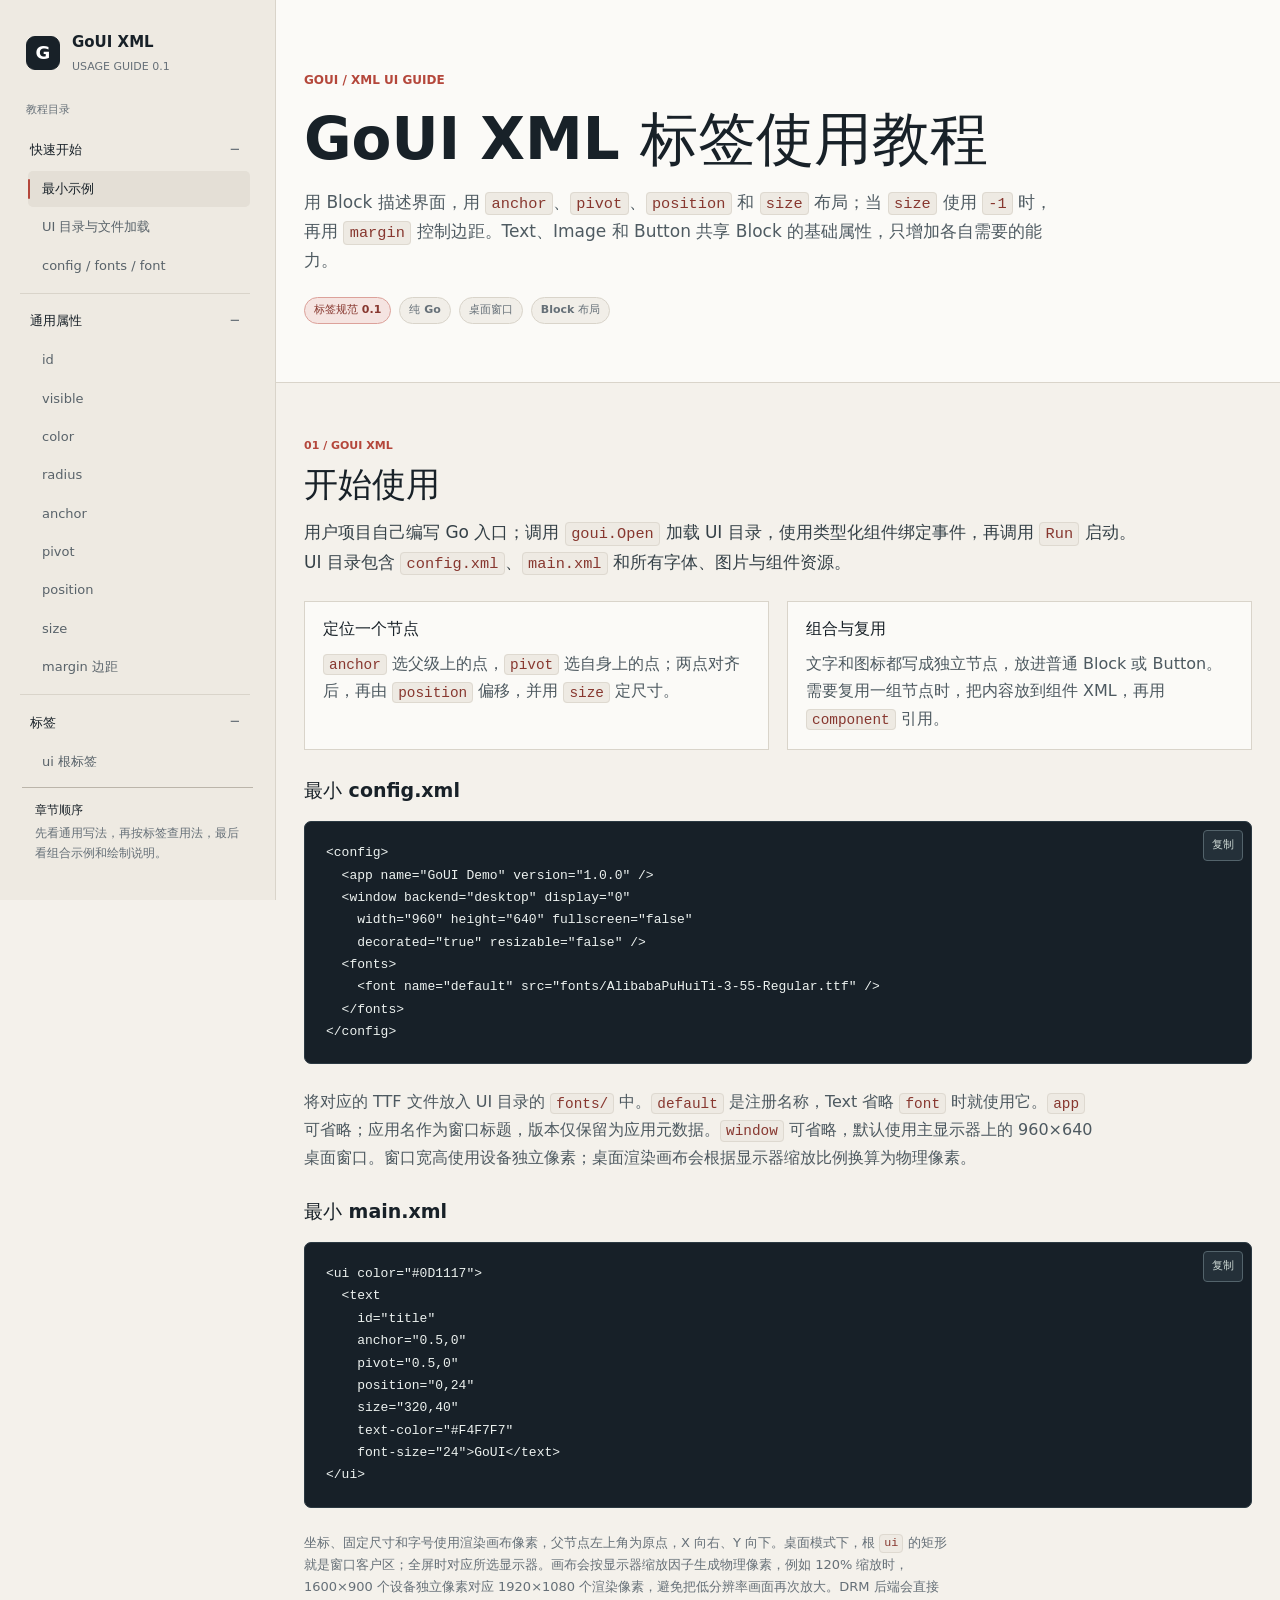
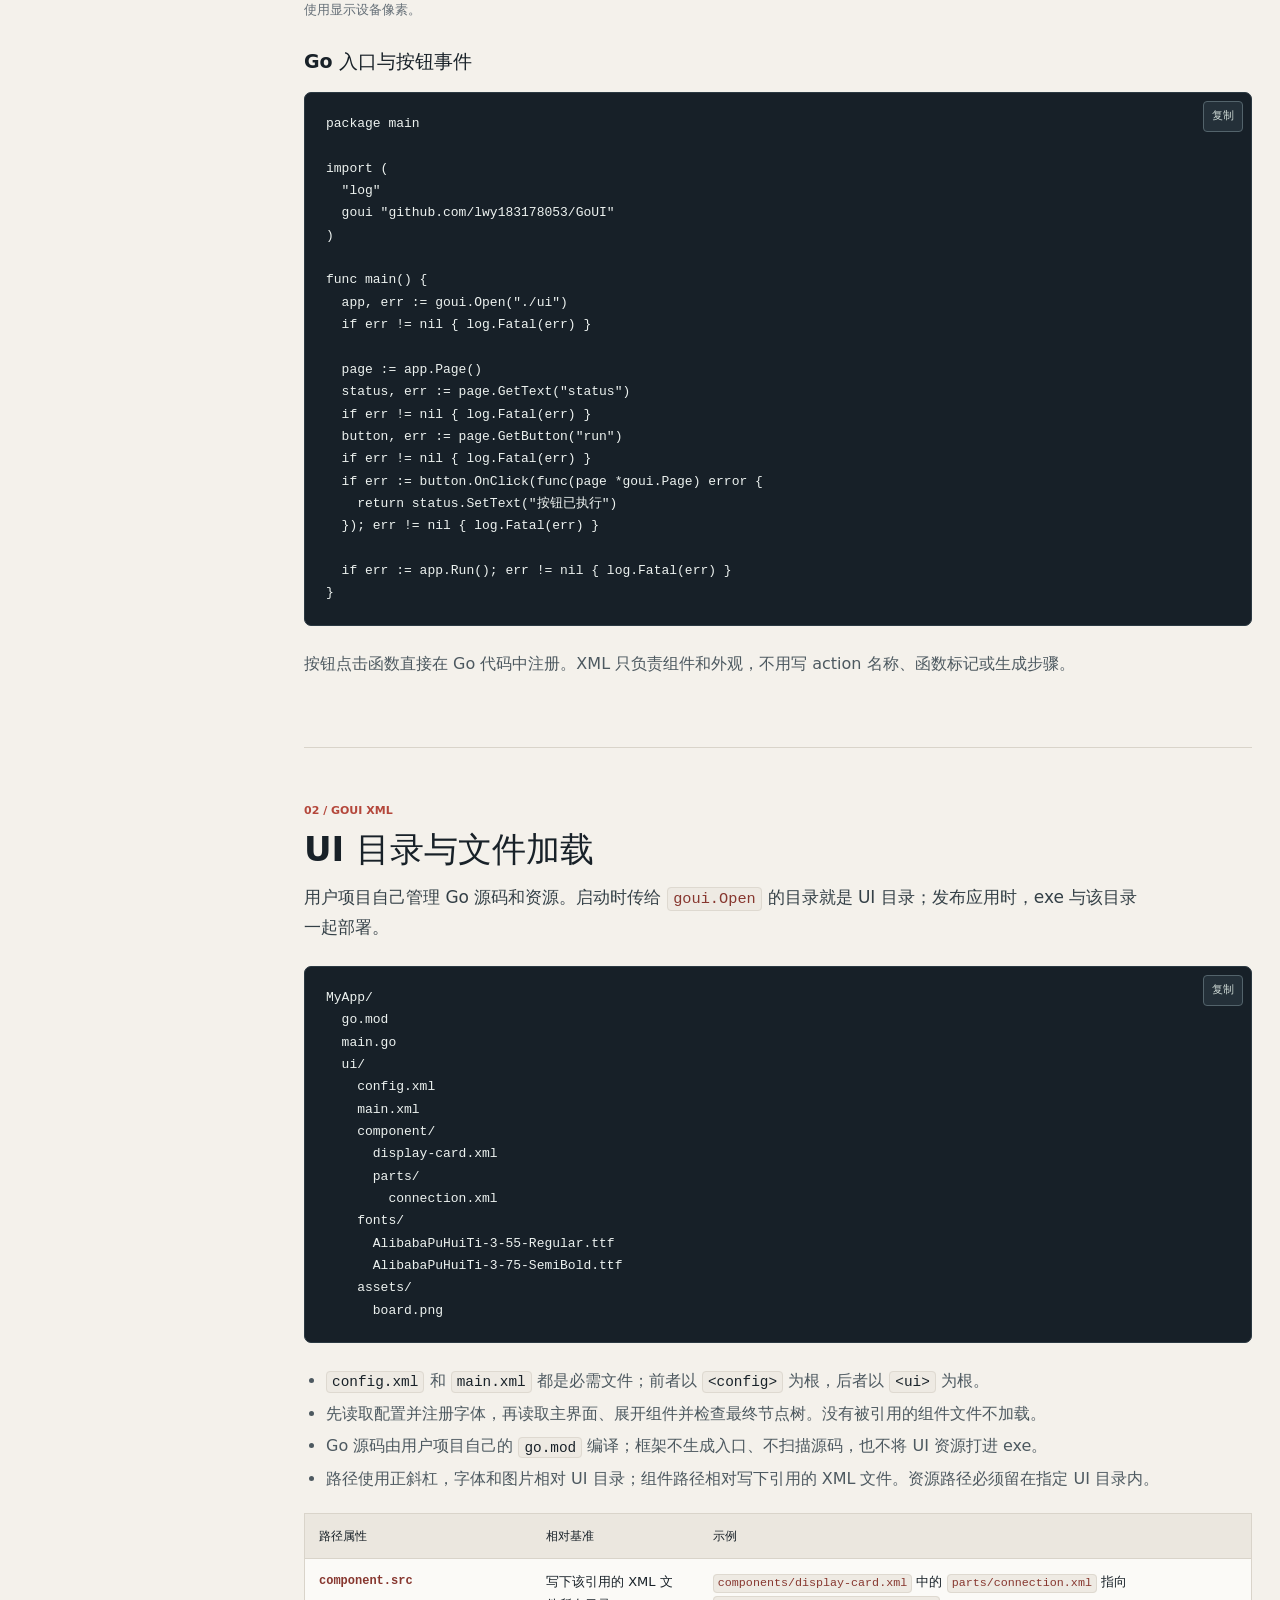
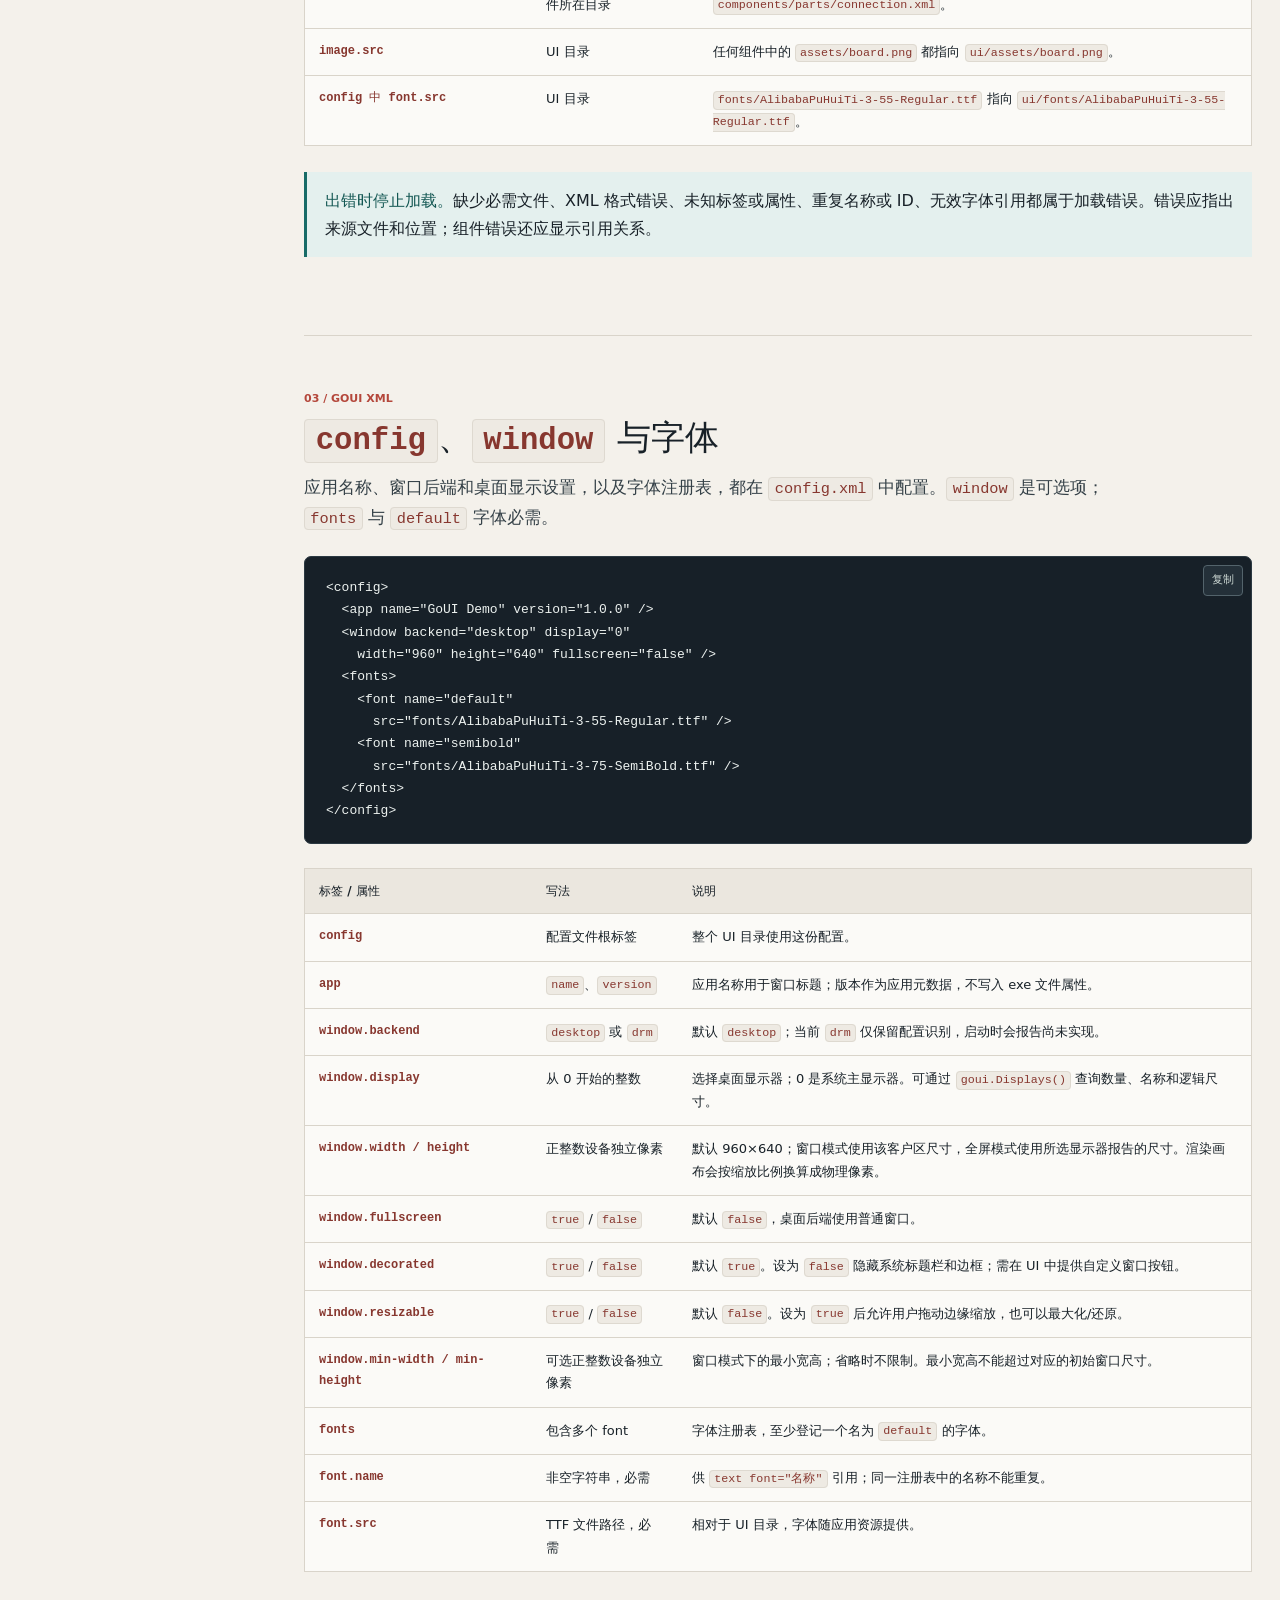
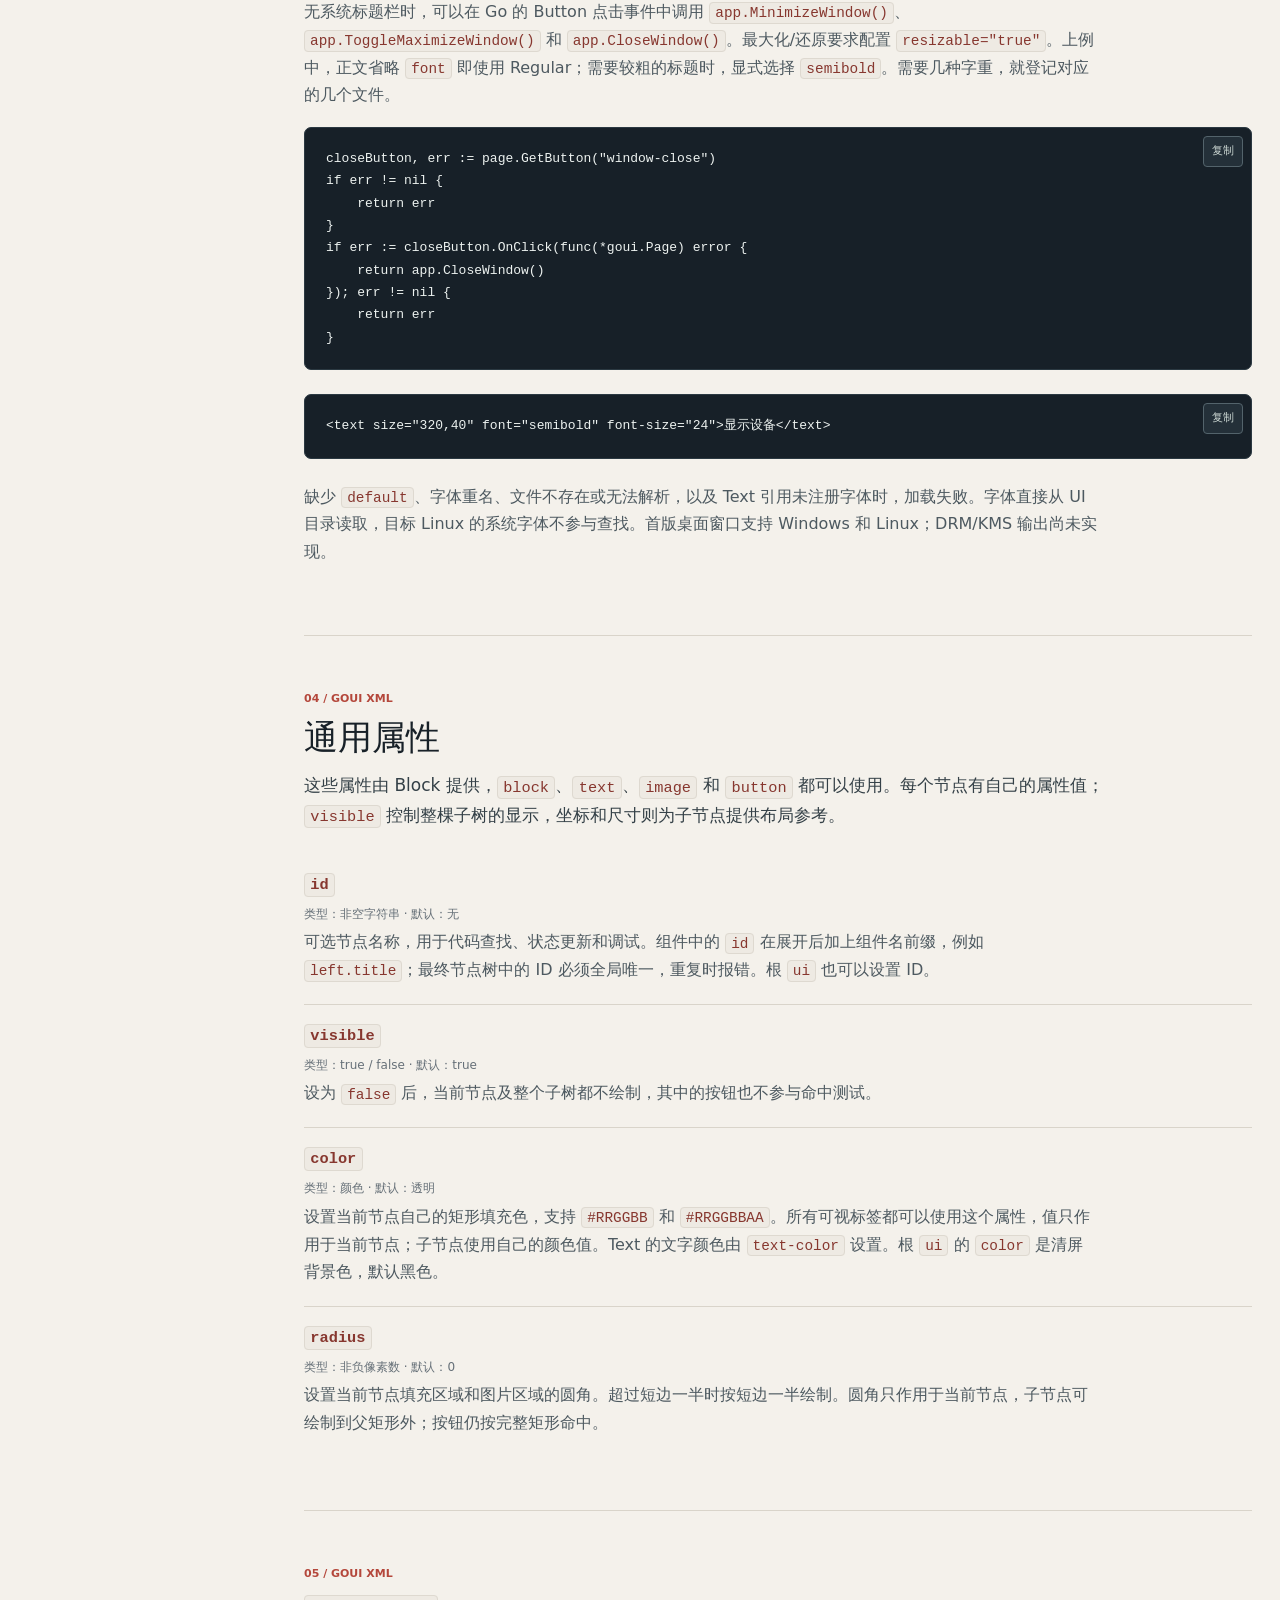
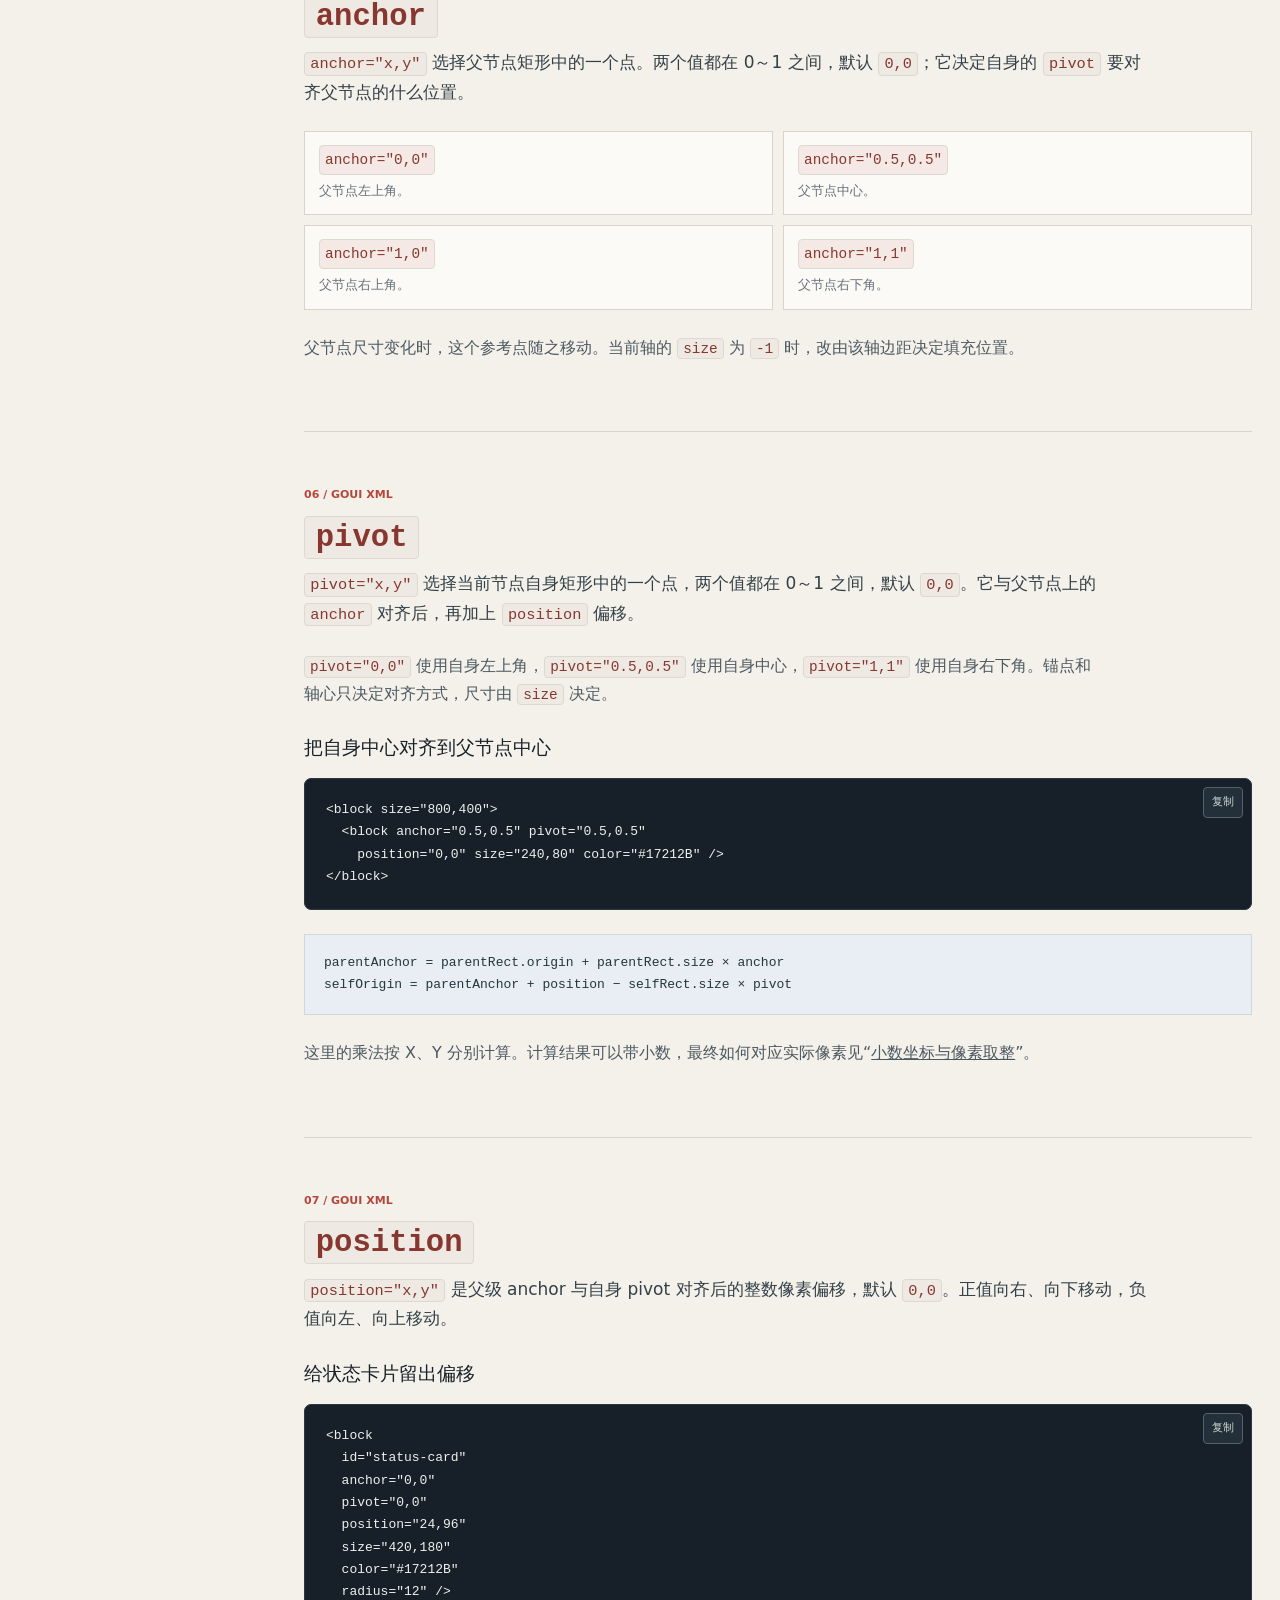
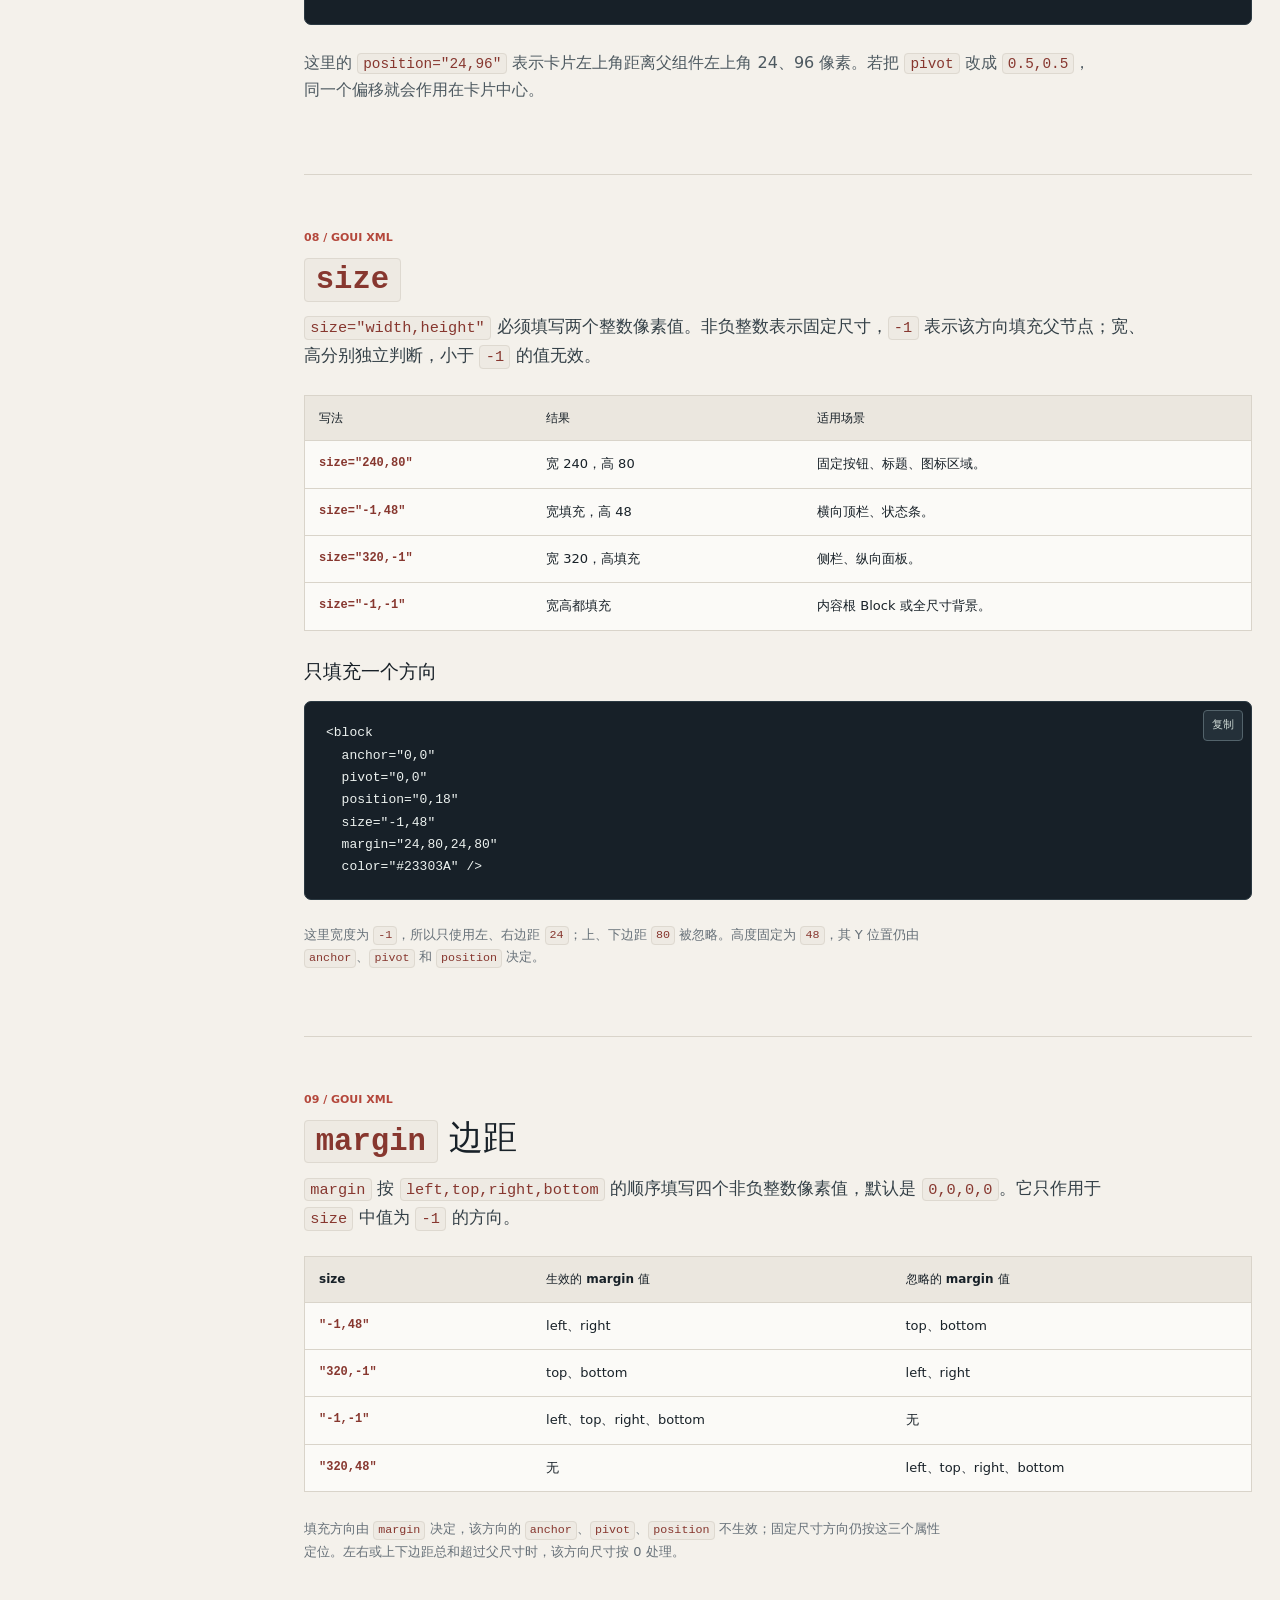
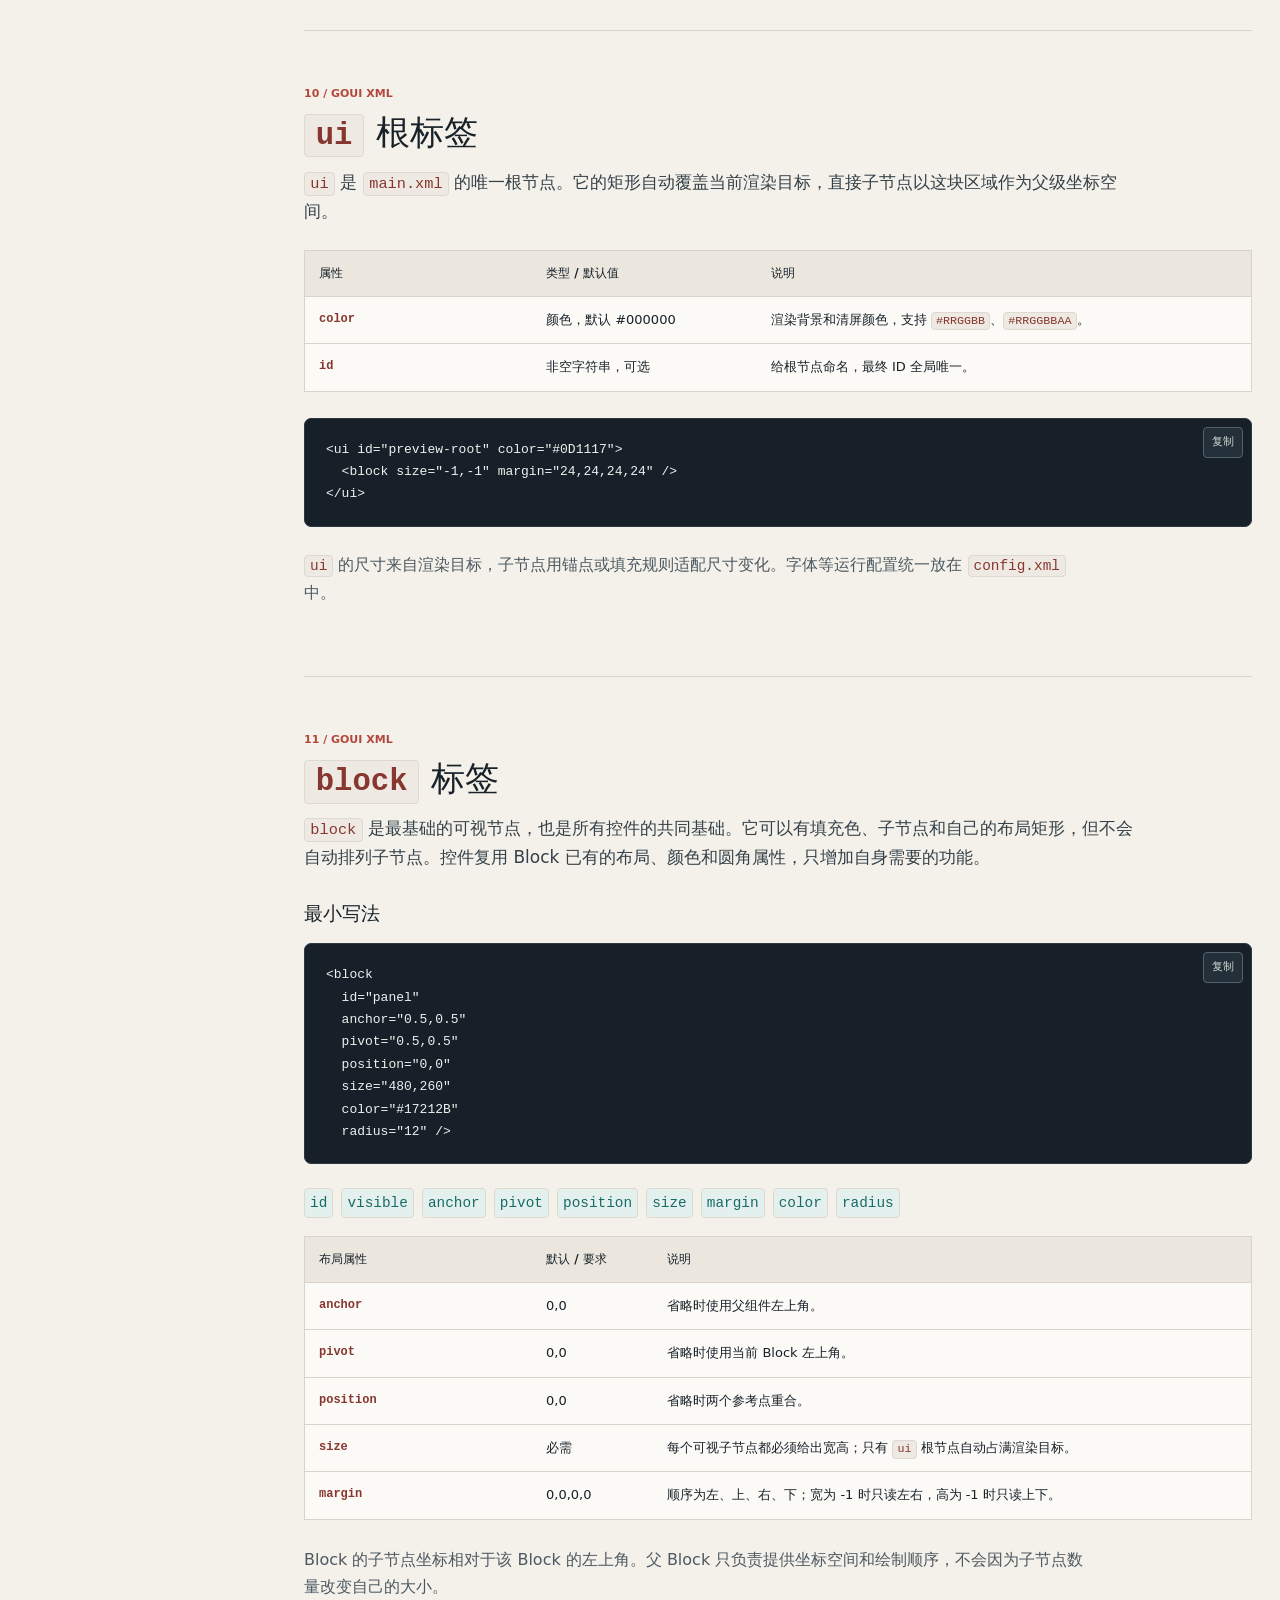
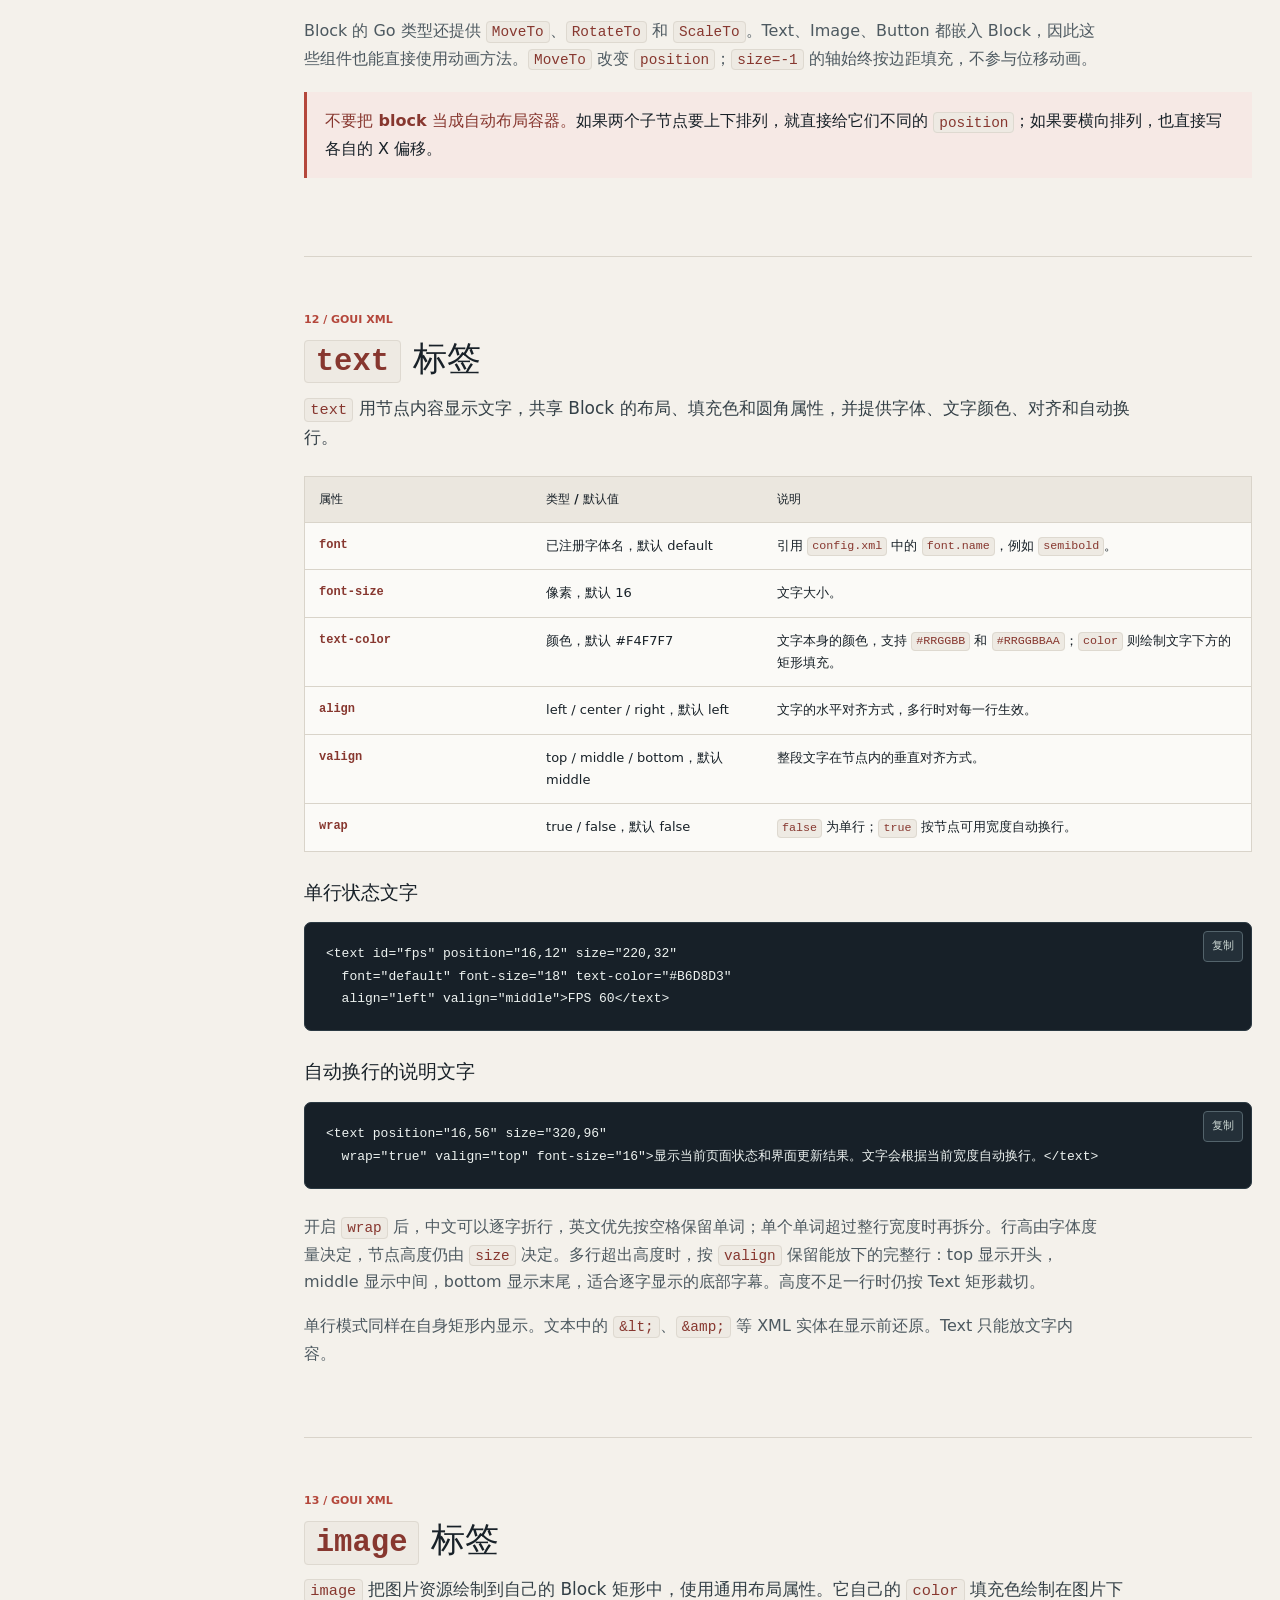
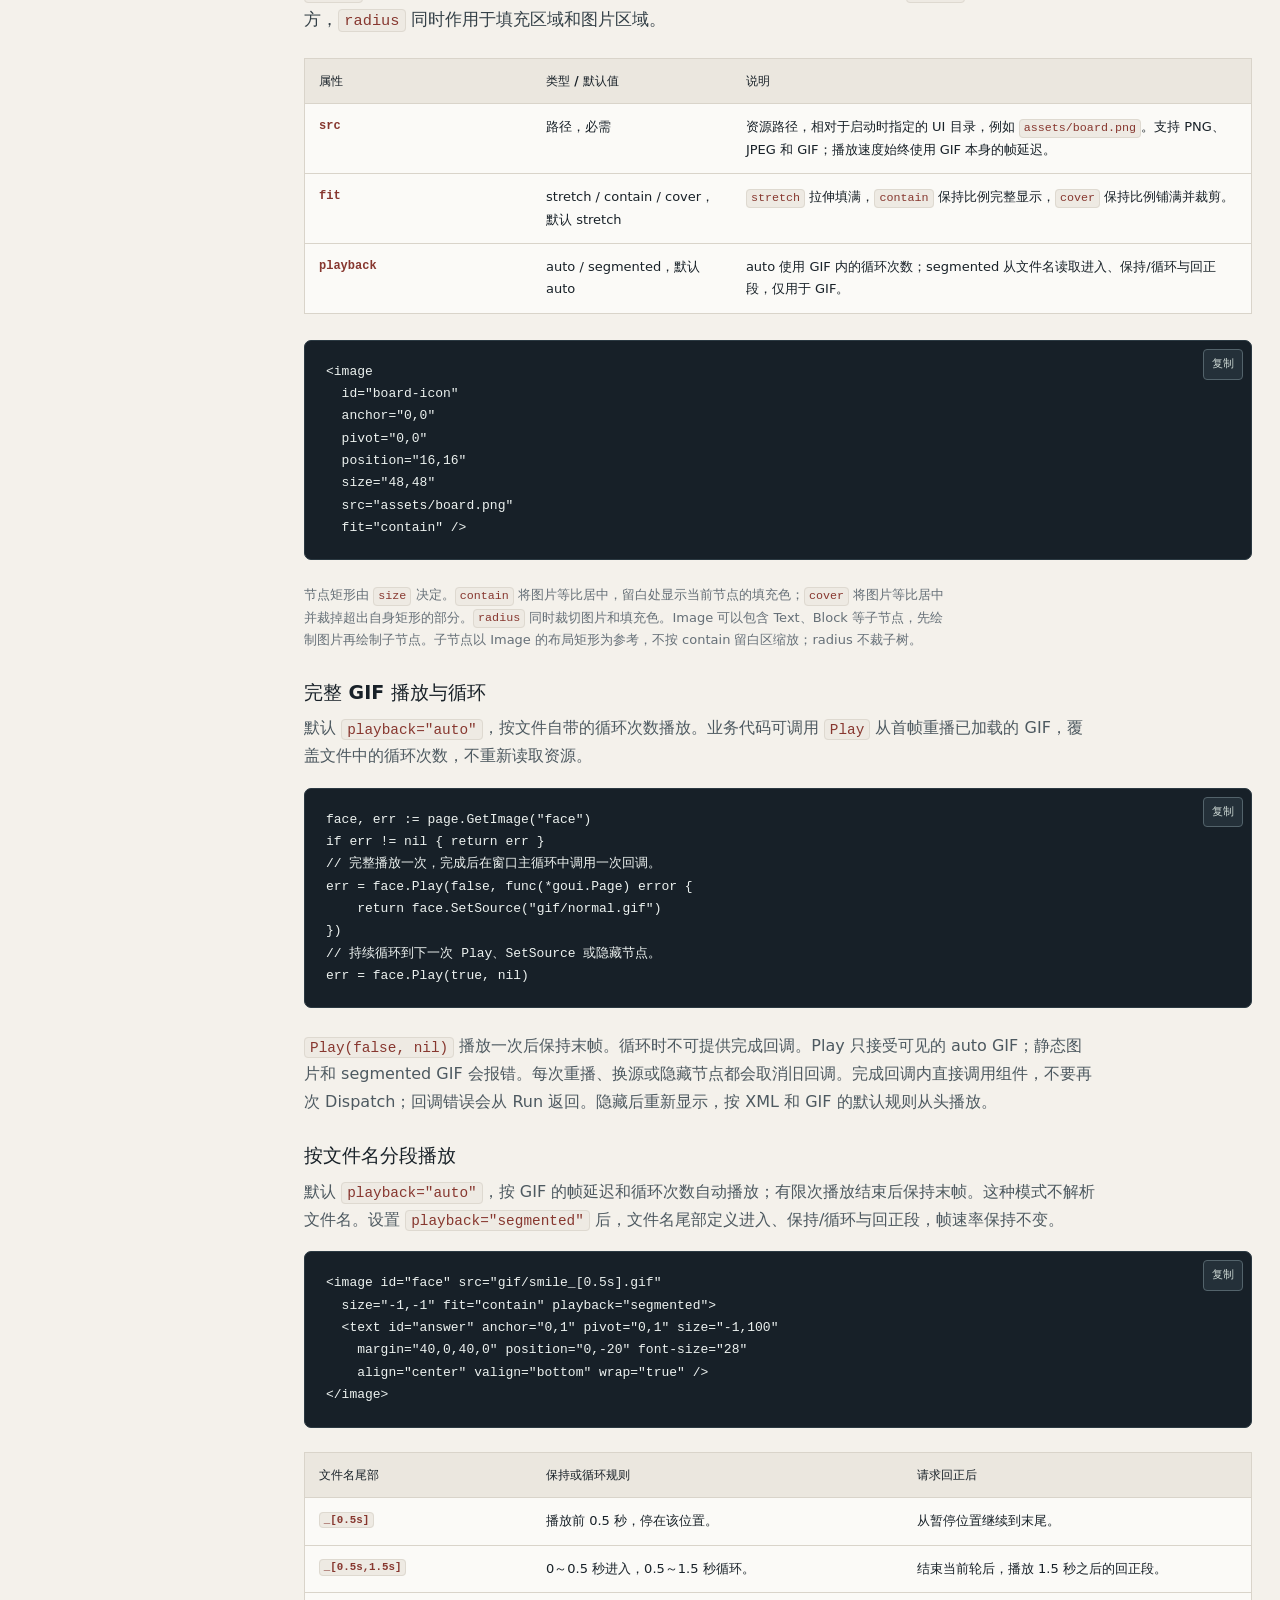
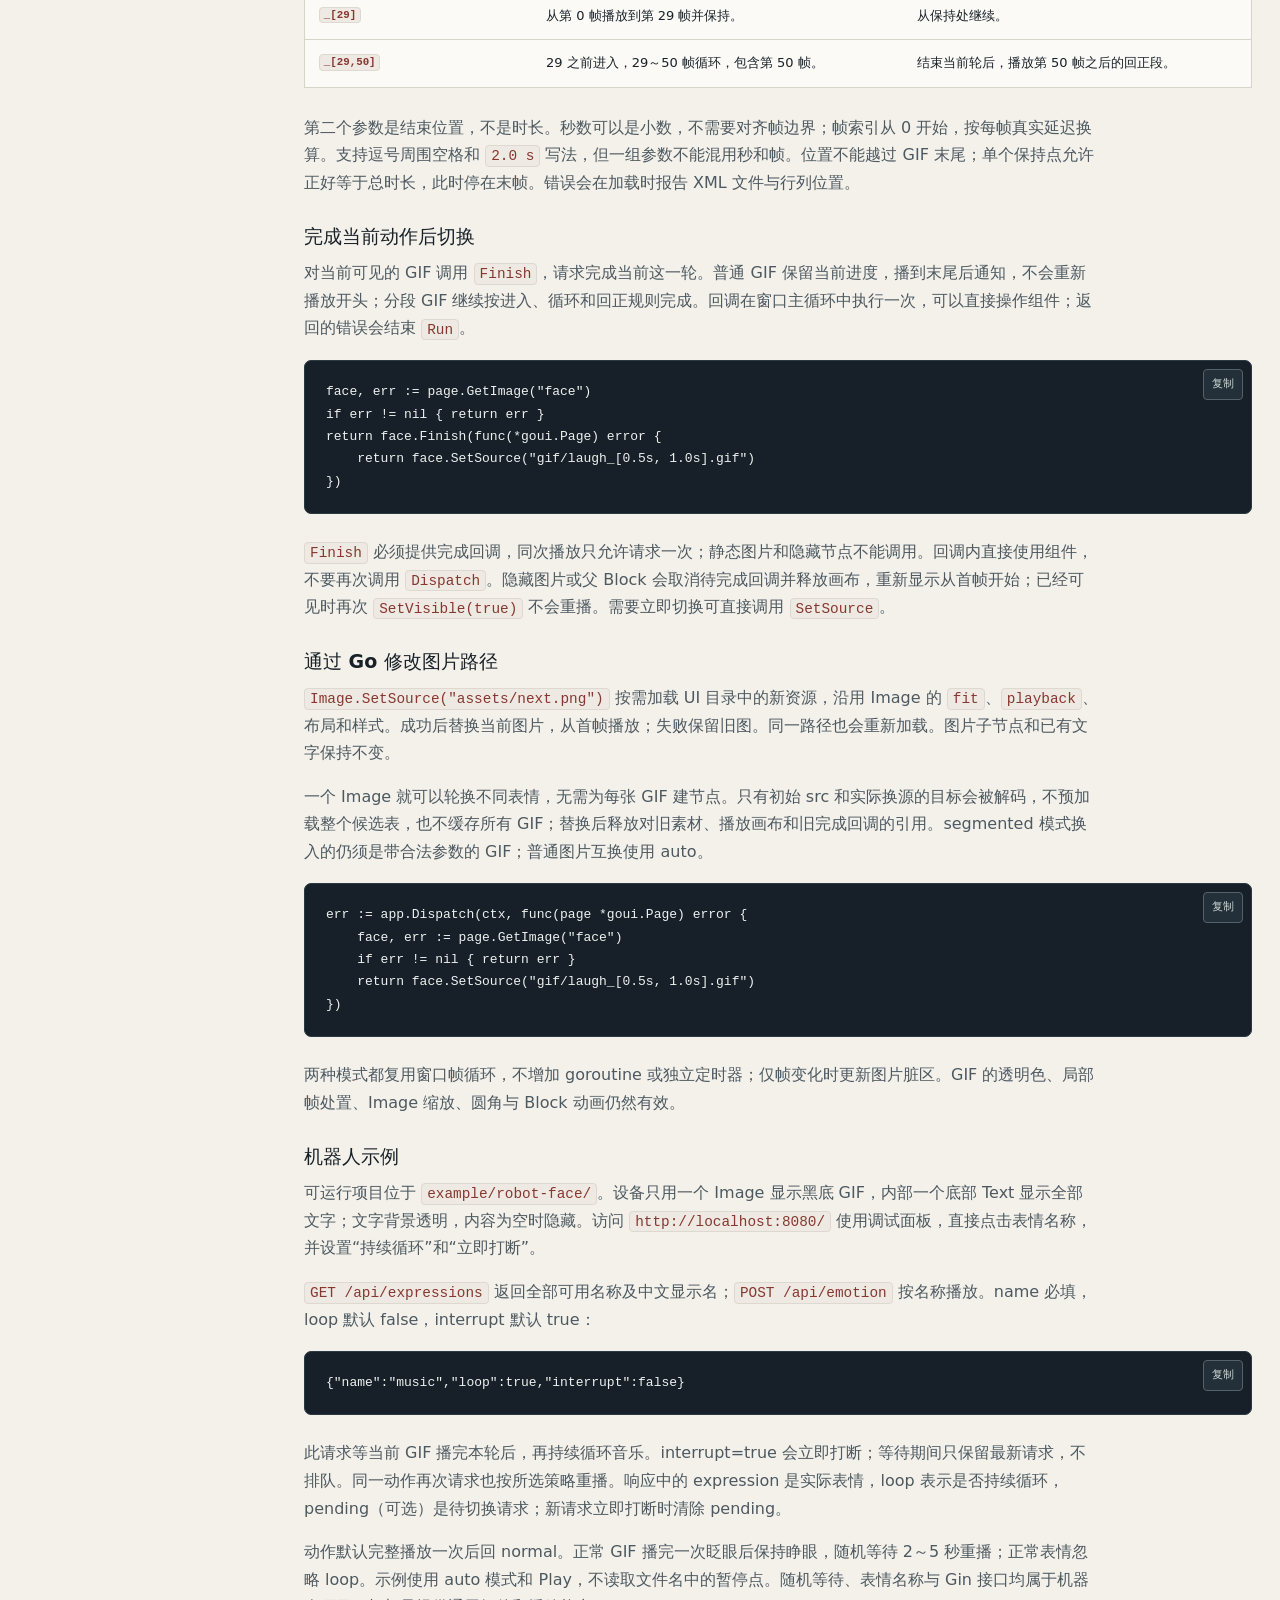
<file: doc/index.html>
<!doctype html>
<html lang="zh-CN">
<head>
  <meta charset="utf-8">
  <meta name="viewport" content="width=device-width, initial-scale=1">
  <meta name="description" content="GoUI XML 使用教程：UI 目录、字体配置、Block 布局、按钮事件、Block 动画与 GIF 表情。">
  <title>GoUI XML 标签使用教程</title>
  <link rel="stylesheet" href="styles.css">
</head>
<body>
  <div class="mobile-bar">
    <strong>GoUI XML 教程</strong>
    <button class="menu-btn" id="menuButton" type="button" aria-controls="sidebar" aria-expanded="false">目录</button>
  </div>

  <aside class="sidebar" id="sidebar" aria-label="文档目录">
    <a class="brand" href="#start">
      <span class="brand-mark">G</span>
      <span><strong>GoUI XML</strong><small>Usage Guide 0.1</small></span>
    </a>
    <p class="side-label">教程目录</p>
    <nav class="side-nav">
      <details class="nav-group" open>
        <summary>快速开始</summary>
        <div class="nav-group-links">
          <a href="#intro">最小示例</a>
          <a href="#project-files">UI 目录与文件加载</a>
          <a href="#font-config">config / fonts / font</a>
        </div>
      </details>
      <details class="nav-group">
        <summary>通用属性</summary>
        <div class="nav-group-links">
          <a href="#attr-id">id</a>
          <a href="#attr-visible">visible</a>
          <a href="#attr-color">color</a>
          <a href="#attr-radius">radius</a>
          <a href="#anchor">anchor</a>
          <a href="#pivot">pivot</a>
          <a href="#position">position</a>
          <a href="#size">size</a>
          <a href="#margin">margin 边距</a>
        </div>
      </details>
      <details class="nav-group">
        <summary>标签</summary>
        <div class="nav-group-links">
          <a href="#ui">ui 根标签</a>
          <a href="#block">block 标签</a>
          <a href="#text">text 标签</a>
          <a href="#image">image 标签</a>
          <a href="#button">button 标签</a>
          <a href="#component">component 标签</a>
        </div>
      </details>
      <details class="nav-group">
        <summary>其它</summary>
        <div class="nav-group-links">
          <a href="#tree">子节点与层级</a>
          <a href="#animation">Block 动画方法</a>
          <a href="#pixels">小数坐标与像素取整</a>
          <a href="#dirty">Block 与脏区重绘</a>
          <a href="#font-files">字体文件怎么选</a>
          <a href="#complete">完整页面示例</a>
          <a href="#reference">标签速查</a>
        </div>
      </details>
    </nav>
    <div class="side-note"><strong>章节顺序</strong>先看通用写法，再按标签查用法，最后看组合示例和绘制说明。</div>
  </aside>

  <main class="main">
    <header class="hero" id="start">
      <div class="hero-inner">
        <div class="eyebrow">GoUI / XML UI Guide</div>
        <h1><span class="hero-title-line">GoUI XML</span> <span class="hero-title-line">标签使用教程</span></h1>
        <p class="hero-lede">用 Block 描述界面，用 <code>anchor</code>、<code>pivot</code>、<code>position</code> 和 <code>size</code> 布局；当 <code>size</code> 使用 <code>-1</code> 时，再用 <code>margin</code> 控制边距。Text、Image 和 Button 共享 Block 的基础属性，只增加各自需要的能力。</p>
        <div class="hero-meta"><span class="tag primary">标签规范 0.1</span><span class="tag">纯 Go</span><span class="tag">桌面窗口</span><span class="tag">Block 布局</span></div>
      </div>
    </header>

    <div class="content">
      <section class="doc-section" id="intro">
        <div class="section-kicker">01 / GoUI XML</div>
        <h2>开始使用</h2>
        <p class="lead">用户项目自己编写 Go 入口；调用 <code>goui.Open</code> 加载 UI 目录，使用类型化组件绑定事件，再调用 <code>Run</code> 启动。UI 目录包含 <code>config.xml</code>、<code>main.xml</code> 和所有字体、图片与组件资源。</p>
        <div class="two-col">
          <div class="mini-panel">
            <h3>定位一个节点</h3>
            <p><code>anchor</code> 选父级上的点，<code>pivot</code> 选自身上的点；两点对齐后，再由 <code>position</code> 偏移，并用 <code>size</code> 定尺寸。</p>
          </div>
          <div class="mini-panel">
            <h3>组合与复用</h3>
            <p>文字和图标都写成独立节点，放进普通 Block 或 Button。需要复用一组节点时，把内容放到组件 XML，再用 <code>component</code> 引用。</p>
          </div>
        </div>
        <h3>最小 config.xml</h3>
        <pre><code class="language-xml" data-example="quick-config">&lt;config&gt;
  &lt;app name="GoUI Demo" version="1.0.0" /&gt;
  &lt;window backend="desktop" display="0"
    width="960" height="640" fullscreen="false"
    decorated="true" resizable="false" /&gt;
  &lt;fonts&gt;
    &lt;font name="default" src="fonts/AlibabaPuHuiTi-3-55-Regular.ttf" /&gt;
  &lt;/fonts&gt;
&lt;/config&gt;</code></pre>
        <p>将对应的 TTF 文件放入 UI 目录的 <code>fonts/</code> 中。<code>default</code> 是注册名称，Text 省略 <code>font</code> 时就使用它。<code>app</code> 可省略；应用名作为窗口标题，版本仅保留为应用元数据。<code>window</code> 可省略，默认使用主显示器上的 960×640 桌面窗口。窗口宽高使用设备独立像素；桌面渲染画布会根据显示器缩放比例换算为物理像素。</p>
        <h3>最小 main.xml</h3>
        <pre><code class="language-xml" data-example="quick-main">&lt;ui color="#0D1117"&gt;
  &lt;text
    id="title"
    anchor="0.5,0"
    pivot="0.5,0"
    position="0,24"
    size="320,40"
    text-color="#F4F7F7"
    font-size="24"&gt;GoUI&lt;/text&gt;
&lt;/ui&gt;</code></pre>
        <p class="small">坐标、固定尺寸和字号使用渲染画布像素，父节点左上角为原点，X 向右、Y 向下。桌面模式下，根 <code>ui</code> 的矩形就是窗口客户区；全屏时对应所选显示器。画布会按显示器缩放因子生成物理像素，例如 120% 缩放时，1600×900 个设备独立像素对应 1920×1080 个渲染像素，避免把低分辨率画面再次放大。DRM 后端会直接使用显示设备像素。</p>
        <h3>Go 入口与按钮事件</h3>
        <pre><code class="language-go">package main

import (
  "log"
  goui "github.com/lwy183178053/GoUI"
)

func main() {
  app, err := goui.Open("./ui")
  if err != nil { log.Fatal(err) }

  page := app.Page()
  status, err := page.GetText("status")
  if err != nil { log.Fatal(err) }
  button, err := page.GetButton("run")
  if err != nil { log.Fatal(err) }
  if err := button.OnClick(func(page *goui.Page) error {
    return status.SetText("按钮已执行")
  }); err != nil { log.Fatal(err) }

  if err := app.Run(); err != nil { log.Fatal(err) }
}</code></pre>
        <p>按钮点击函数直接在 Go 代码中注册。XML 只负责组件和外观，不用写 action 名称、函数标记或生成步骤。</p>
      </section>

      <section class="doc-section" id="project-files">
        <div class="section-kicker">02 / GoUI XML</div>
        <h2>UI 目录与文件加载</h2>
        <p class="lead">用户项目自己管理 Go 源码和资源。启动时传给 <code>goui.Open</code> 的目录就是 UI 目录；发布应用时，exe 与该目录一起部署。</p>
        <pre><code class="language-text">MyApp/
  go.mod
  main.go
  ui/
    config.xml
    main.xml
    component/
      display-card.xml
      parts/
        connection.xml
    fonts/
      AlibabaPuHuiTi-3-55-Regular.ttf
      AlibabaPuHuiTi-3-75-SemiBold.ttf
    assets/
      board.png</code></pre>
        <ul class="rule-list">
          <li><code>config.xml</code> 和 <code>main.xml</code> 都是必需文件；前者以 <code>&lt;config&gt;</code> 为根，后者以 <code>&lt;ui&gt;</code> 为根。</li>
          <li>先读取配置并注册字体，再读取主界面、展开组件并检查最终节点树。没有被引用的组件文件不加载。</li>
          <li>Go 源码由用户项目自己的 <code>go.mod</code> 编译；框架不生成入口、不扫描源码，也不将 UI 资源打进 exe。</li>
          <li>路径使用正斜杠，字体和图片相对 UI 目录；组件路径相对写下引用的 XML 文件。资源路径必须留在指定 UI 目录内。</li>
        </ul>
        <div class="table-wrap">
          <table>
            <thead><tr><th>路径属性</th><th>相对基准</th><th>示例</th></tr></thead>
            <tbody>
              <tr><td>component.src</td><td>写下该引用的 XML 文件所在目录</td><td><code>components/display-card.xml</code> 中的 <code>parts/connection.xml</code> 指向 <code>components/parts/connection.xml</code>。</td></tr>
              <tr><td>image.src</td><td>UI 目录</td><td>任何组件中的 <code>assets/board.png</code> 都指向 <code>ui/assets/board.png</code>。</td></tr>
              <tr><td>config 中 font.src</td><td>UI 目录</td><td><code>fonts/AlibabaPuHuiTi-3-55-Regular.ttf</code> 指向 <code>ui/fonts/AlibabaPuHuiTi-3-55-Regular.ttf</code>。</td></tr>
            </tbody>
          </table>
        </div>
        <div class="callout"><strong>出错时停止加载。</strong>缺少必需文件、XML 格式错误、未知标签或属性、重复名称或 ID、无效字体引用都属于加载错误。错误应指出来源文件和位置；组件错误还应显示引用关系。</div>
      </section>

      <section class="doc-section" id="font-config">
        <div class="section-kicker">03 / GoUI XML</div>
        <h2><code>config</code>、<code>window</code> 与字体</h2>
        <p class="lead">应用名称、窗口后端和桌面显示设置，以及字体注册表，都在 <code>config.xml</code> 中配置。<code>window</code> 是可选项；<code>fonts</code> 与 <code>default</code> 字体必需。</p>
        <pre><code class="language-xml" data-example="font-config">&lt;config&gt;
  &lt;app name="GoUI Demo" version="1.0.0" /&gt;
  &lt;window backend="desktop" display="0"
    width="960" height="640" fullscreen="false" /&gt;
  &lt;fonts&gt;
    &lt;font name="default"
      src="fonts/AlibabaPuHuiTi-3-55-Regular.ttf" /&gt;
    &lt;font name="semibold"
      src="fonts/AlibabaPuHuiTi-3-75-SemiBold.ttf" /&gt;
  &lt;/fonts&gt;
&lt;/config&gt;</code></pre>
        <div class="table-wrap">
          <table>
            <thead><tr><th>标签 / 属性</th><th>写法</th><th>说明</th></tr></thead>
            <tbody>
              <tr><td>config</td><td>配置文件根标签</td><td>整个 UI 目录使用这份配置。</td></tr>
              <tr><td>app</td><td><code>name</code>、<code>version</code></td><td>应用名称用于窗口标题；版本作为应用元数据，不写入 exe 文件属性。</td></tr>
              <tr><td>window.backend</td><td><code>desktop</code> 或 <code>drm</code></td><td>默认 <code>desktop</code>；当前 <code>drm</code> 仅保留配置识别，启动时会报告尚未实现。</td></tr>
              <tr><td>window.display</td><td>从 0 开始的整数</td><td>选择桌面显示器；0 是系统主显示器。可通过 <code>goui.Displays()</code> 查询数量、名称和逻辑尺寸。</td></tr>
              <tr><td>window.width / height</td><td>正整数设备独立像素</td><td>默认 960×640；窗口模式使用该客户区尺寸，全屏模式使用所选显示器报告的尺寸。渲染画布会按缩放比例换算成物理像素。</td></tr>
              <tr><td>window.fullscreen</td><td><code>true</code> / <code>false</code></td><td>默认 <code>false</code>，桌面后端使用普通窗口。</td></tr>
              <tr><td>window.decorated</td><td><code>true</code> / <code>false</code></td><td>默认 <code>true</code>。设为 <code>false</code> 隐藏系统标题栏和边框；需在 UI 中提供自定义窗口按钮。</td></tr>
              <tr><td>window.resizable</td><td><code>true</code> / <code>false</code></td><td>默认 <code>false</code>。设为 <code>true</code> 后允许用户拖动边缘缩放，也可以最大化/还原。</td></tr>
              <tr><td>window.min-width / min-height</td><td>可选正整数设备独立像素</td><td>窗口模式下的最小宽高；省略时不限制。最小宽高不能超过对应的初始窗口尺寸。</td></tr>
              <tr><td>fonts</td><td>包含多个 font</td><td>字体注册表，至少登记一个名为 <code>default</code> 的字体。</td></tr>
              <tr><td>font.name</td><td>非空字符串，必需</td><td>供 <code>text font="名称"</code> 引用；同一注册表中的名称不能重复。</td></tr>
              <tr><td>font.src</td><td>TTF 文件路径，必需</td><td>相对于 UI 目录，字体随应用资源提供。</td></tr>
            </tbody>
          </table>
        </div>
        <p>无系统标题栏时，可以在 Go 的 Button 点击事件中调用 <code>app.MinimizeWindow()</code>、<code>app.ToggleMaximizeWindow()</code> 和 <code>app.CloseWindow()</code>。最大化/还原要求配置 <code>resizable="true"</code>。上例中，正文省略 <code>font</code> 即使用 Regular；需要较粗的标题时，显式选择 <code>semibold</code>。需要几种字重，就登记对应的几个文件。</p>
        <pre><code class="language-go">closeButton, err := page.GetButton("window-close")
if err != nil {
    return err
}
if err := closeButton.OnClick(func(*goui.Page) error {
    return app.CloseWindow()
}); err != nil {
    return err
}</code></pre>
        <pre><code class="language-xml" data-example="font-choice">&lt;text size="320,40" font="semibold" font-size="24"&gt;显示设备&lt;/text&gt;</code></pre>
        <p>缺少 <code>default</code>、字体重名、文件不存在或无法解析，以及 Text 引用未注册字体时，加载失败。字体直接从 UI 目录读取，目标 Linux 的系统字体不参与查找。首版桌面窗口支持 Windows 和 Linux；DRM/KMS 输出尚未实现。</p>
      </section>

      <section class="doc-section" id="common">
        <div class="section-kicker">04 / GoUI XML</div>
        <h2>通用属性</h2>
        <p class="lead">这些属性由 Block 提供，<code>block</code>、<code>text</code>、<code>image</code> 和 <code>button</code> 都可以使用。每个节点有自己的属性值；<code>visible</code> 控制整棵子树的显示，坐标和尺寸则为子节点提供布局参考。</p>
        <div class="attribute-item" id="attr-id">
          <h3><code>id</code></h3>
          <p><span class="attribute-meta">类型：非空字符串 · 默认：无</span>可选节点名称，用于代码查找、状态更新和调试。组件中的 <code>id</code> 在展开后加上组件名前缀，例如 <code>left.title</code>；最终节点树中的 ID 必须全局唯一，重复时报错。根 <code>ui</code> 也可以设置 ID。</p>
        </div>
        <div class="attribute-item" id="attr-visible">
          <h3><code>visible</code></h3>
          <p><span class="attribute-meta">类型：true / false · 默认：true</span>设为 <code>false</code> 后，当前节点及整个子树都不绘制，其中的按钮也不参与命中测试。</p>
        </div>
        <div class="attribute-item" id="attr-color">
          <h3><code>color</code></h3>
          <p><span class="attribute-meta">类型：颜色 · 默认：透明</span>设置当前节点自己的矩形填充色，支持 <code>#RRGGBB</code> 和 <code>#RRGGBBAA</code>。所有可视标签都可以使用这个属性，值只作用于当前节点；子节点使用自己的颜色值。Text 的文字颜色由 <code>text-color</code> 设置。根 <code>ui</code> 的 <code>color</code> 是清屏背景色，默认黑色。</p>
        </div>
        <div class="attribute-item" id="attr-radius">
          <h3><code>radius</code></h3>
          <p><span class="attribute-meta">类型：非负像素数 · 默认：0</span>设置当前节点填充区域和图片区域的圆角。超过短边一半时按短边一半绘制。圆角只作用于当前节点，子节点可绘制到父矩形外；按钮仍按完整矩形命中。</p>
        </div>
      </section>

      <section class="doc-section" id="anchor">
        <div class="section-kicker">05 / GoUI XML</div>
        <h2><code>anchor</code></h2>
        <p class="lead"><code>anchor="x,y"</code> 选择父节点矩形中的一个点。两个值都在 0～1 之间，默认 <code>0,0</code>；它决定自身的 <code>pivot</code> 要对齐父节点的什么位置。</p>
        <div class="inline-code-list">
          <div class="inline-code-item"><code>anchor="0,0"</code><span>父节点左上角。</span></div>
          <div class="inline-code-item"><code>anchor="0.5,0.5"</code><span>父节点中心。</span></div>
          <div class="inline-code-item"><code>anchor="1,0"</code><span>父节点右上角。</span></div>
          <div class="inline-code-item"><code>anchor="1,1"</code><span>父节点右下角。</span></div>
        </div>
        <p>父节点尺寸变化时，这个参考点随之移动。当前轴的 <code>size</code> 为 <code>-1</code> 时，改由该轴边距决定填充位置。</p>
      </section>

      <section class="doc-section" id="pivot">
        <div class="section-kicker">06 / GoUI XML</div>
        <h2><code>pivot</code></h2>
        <p class="lead"><code>pivot="x,y"</code> 选择当前节点自身矩形中的一个点，两个值都在 0～1 之间，默认 <code>0,0</code>。它与父节点上的 <code>anchor</code> 对齐后，再加上 <code>position</code> 偏移。</p>
        <p><code>pivot="0,0"</code> 使用自身左上角，<code>pivot="0.5,0.5"</code> 使用自身中心，<code>pivot="1,1"</code> 使用自身右下角。锚点和轴心只决定对齐方式，尺寸由 <code>size</code> 决定。</p>
        <h3>把自身中心对齐到父节点中心</h3>
        <pre><code class="language-xml" data-example="centered-block">&lt;block size="800,400"&gt;
  &lt;block anchor="0.5,0.5" pivot="0.5,0.5"
    position="0,0" size="240,80" color="#17212B" /&gt;
&lt;/block&gt;</code></pre>
        <div class="formula">parentAnchor = parentRect.origin + parentRect.size × anchor
selfOrigin = parentAnchor + position − selfRect.size × pivot</div>
        <p>这里的乘法按 X、Y 分别计算。计算结果可以带小数，最终如何对应实际像素见“<a href="#pixels">小数坐标与像素取整</a>”。</p>
      </section>

      <section class="doc-section" id="position">
        <div class="section-kicker">07 / GoUI XML</div>
        <h2><code>position</code></h2>
        <p class="lead"><code>position="x,y"</code> 是父级 anchor 与自身 pivot 对齐后的整数像素偏移，默认 <code>0,0</code>。正值向右、向下移动，负值向左、向上移动。</p>
        <h3>给状态卡片留出偏移</h3>
        <pre><code class="language-xml">&lt;block
  id="status-card"
  anchor="0,0"
  pivot="0,0"
  position="24,96"
  size="420,180"
  color="#17212B"
  radius="12" /&gt;</code></pre>
        <p>这里的 <code>position="24,96"</code> 表示卡片左上角距离父组件左上角 24、96 像素。若把 <code>pivot</code> 改成 <code>0.5,0.5</code>，同一个偏移就会作用在卡片中心。</p>
      </section>

      <section class="doc-section" id="size">
        <div class="section-kicker">08 / GoUI XML</div>
        <h2><code>size</code></h2>
        <p class="lead"><code>size="width,height"</code> 必须填写两个整数像素值。非负整数表示固定尺寸，<code>-1</code> 表示该方向填充父节点；宽、高分别独立判断，小于 <code>-1</code> 的值无效。</p>
        <div class="table-wrap">
          <table>
            <thead><tr><th>写法</th><th>结果</th><th>适用场景</th></tr></thead>
            <tbody>
              <tr><td>size="240,80"</td><td>宽 240，高 80</td><td>固定按钮、标题、图标区域。</td></tr>
              <tr><td>size="-1,48"</td><td>宽填充，高 48</td><td>横向顶栏、状态条。</td></tr>
              <tr><td>size="320,-1"</td><td>宽 320，高填充</td><td>侧栏、纵向面板。</td></tr>
              <tr><td>size="-1,-1"</td><td>宽高都填充</td><td>内容根 Block 或全尺寸背景。</td></tr>
            </tbody>
          </table>
        </div>
        <h3>只填充一个方向</h3>
        <pre><code class="language-xml">&lt;block
  anchor="0,0"
  pivot="0,0"
  position="0,18"
  size="-1,48"
  margin="24,80,24,80"
  color="#23303A" /&gt;</code></pre>
        <p class="small">这里宽度为 <code>-1</code>，所以只使用左、右边距 <code>24</code>；上、下边距 <code>80</code> 被忽略。高度固定为 <code>48</code>，其 Y 位置仍由 <code>anchor</code>、<code>pivot</code> 和 <code>position</code> 决定。</p>
      </section>

      <section class="doc-section" id="margin">
        <div class="section-kicker">09 / GoUI XML</div>
        <h2><code>margin</code> 边距</h2>
        <p class="lead"><code>margin</code> 按 <code>left,top,right,bottom</code> 的顺序填写四个非负整数像素值，默认是 <code>0,0,0,0</code>。它只作用于 <code>size</code> 中值为 <code>-1</code> 的方向。</p>
        <div class="table-wrap">
          <table>
            <thead><tr><th>size</th><th>生效的 margin 值</th><th>忽略的 margin 值</th></tr></thead>
            <tbody>
              <tr><td>"-1,48"</td><td>left、right</td><td>top、bottom</td></tr>
              <tr><td>"320,-1"</td><td>top、bottom</td><td>left、right</td></tr>
              <tr><td>"-1,-1"</td><td>left、top、right、bottom</td><td>无</td></tr>
              <tr><td>"320,48"</td><td>无</td><td>left、top、right、bottom</td></tr>
            </tbody>
          </table>
        </div>
        <p class="small">填充方向由 <code>margin</code> 决定，该方向的 <code>anchor</code>、<code>pivot</code>、<code>position</code> 不生效；固定尺寸方向仍按这三个属性定位。左右或上下边距总和超过父尺寸时，该方向尺寸按 0 处理。</p>
      </section>

      <section class="doc-section" id="ui">
        <div class="section-kicker">10 / GoUI XML</div>
        <h2><code>ui</code> 根标签</h2>
        <p class="lead"><code>ui</code> 是 <code>main.xml</code> 的唯一根节点。它的矩形自动覆盖当前渲染目标，直接子节点以这块区域作为父级坐标空间。</p>
        <div class="table-wrap">
          <table>
            <thead><tr><th>属性</th><th>类型 / 默认值</th><th>说明</th></tr></thead>
            <tbody>
              <tr><td>color</td><td>颜色，默认 #000000</td><td>渲染背景和清屏颜色，支持 <code>#RRGGBB</code>、<code>#RRGGBBAA</code>。</td></tr>
              <tr><td>id</td><td>非空字符串，可选</td><td>给根节点命名，最终 ID 全局唯一。</td></tr>
            </tbody>
          </table>
        </div>
        <pre><code class="language-xml" data-example="ui-root">&lt;ui id="preview-root" color="#0D1117"&gt;
  &lt;block size="-1,-1" margin="24,24,24,24" /&gt;
&lt;/ui&gt;</code></pre>
        <p><code>ui</code> 的尺寸来自渲染目标，子节点用锚点或填充规则适配尺寸变化。字体等运行配置统一放在 <code>config.xml</code> 中。</p>
      </section>

      <section class="doc-section" id="block">
        <div class="section-kicker">11 / GoUI XML</div>
        <h2><code>block</code> 标签</h2>
        <p class="lead"><code>block</code> 是最基础的可视节点，也是所有控件的共同基础。它可以有填充色、子节点和自己的布局矩形，但不会自动排列子节点。控件复用 Block 已有的布局、颜色和圆角属性，只增加自身需要的功能。</p>
        <h3>最小写法</h3>
        <pre><code class="language-xml">&lt;block
  id="panel"
  anchor="0.5,0.5"
  pivot="0.5,0.5"
  position="0,0"
  size="480,260"
  color="#17212B"
  radius="12" /&gt;</code></pre>
        <div class="label-row"><code>id</code><code>visible</code><code>anchor</code><code>pivot</code><code>position</code><code>size</code><code>margin</code><code>color</code><code>radius</code></div>
        <div class="table-wrap">
          <table>
            <thead><tr><th>布局属性</th><th>默认 / 要求</th><th>说明</th></tr></thead>
            <tbody>
              <tr><td>anchor</td><td>0,0</td><td>省略时使用父组件左上角。</td></tr>
              <tr><td>pivot</td><td>0,0</td><td>省略时使用当前 Block 左上角。</td></tr>
              <tr><td>position</td><td>0,0</td><td>省略时两个参考点重合。</td></tr>
              <tr><td>size</td><td>必需</td><td>每个可视子节点都必须给出宽高；只有 <code>ui</code> 根节点自动占满渲染目标。</td></tr>
              <tr><td>margin</td><td>0,0,0,0</td><td>顺序为左、上、右、下；宽为 -1 时只读左右，高为 -1 时只读上下。</td></tr>
            </tbody>
          </table>
        </div>
        <p>Block 的子节点坐标相对于该 Block 的左上角。父 Block 只负责提供坐标空间和绘制顺序，不会因为子节点数量改变自己的大小。</p>
        <p>Block 的 Go 类型还提供 <code>MoveTo</code>、<code>RotateTo</code> 和 <code>ScaleTo</code>。Text、Image、Button 都嵌入 Block，因此这些组件也能直接使用动画方法。<code>MoveTo</code> 改变 <code>position</code>；<code>size=-1</code> 的轴始终按边距填充，不参与位移动画。</p>
        <div class="callout warn"><strong>不要把 block 当成自动布局容器。</strong>如果两个子节点要上下排列，就直接给它们不同的 <code>position</code>；如果要横向排列，也直接写各自的 X 偏移。</div>
      </section>

      <section class="doc-section" id="text">
        <div class="section-kicker">12 / GoUI XML</div>
        <h2><code>text</code> 标签</h2>
        <p class="lead"><code>text</code> 用节点内容显示文字，共享 Block 的布局、填充色和圆角属性，并提供字体、文字颜色、对齐和自动换行。</p>
        <div class="table-wrap">
          <table>
            <thead><tr><th>属性</th><th>类型 / 默认值</th><th>说明</th></tr></thead>
            <tbody>
              <tr><td>font</td><td>已注册字体名，默认 default</td><td>引用 <code>config.xml</code> 中的 <code>font.name</code>，例如 <code>semibold</code>。</td></tr>
              <tr><td>font-size</td><td>像素，默认 16</td><td>文字大小。</td></tr>
              <tr><td>text-color</td><td>颜色，默认 #F4F7F7</td><td>文字本身的颜色，支持 <code>#RRGGBB</code> 和 <code>#RRGGBBAA</code>；<code>color</code> 则绘制文字下方的矩形填充。</td></tr>
              <tr><td>align</td><td>left / center / right，默认 left</td><td>文字的水平对齐方式，多行时对每一行生效。</td></tr>
              <tr><td>valign</td><td>top / middle / bottom，默认 middle</td><td>整段文字在节点内的垂直对齐方式。</td></tr>
              <tr><td>wrap</td><td>true / false，默认 false</td><td><code>false</code> 为单行；<code>true</code> 按节点可用宽度自动换行。</td></tr>
            </tbody>
          </table>
        </div>
        <h3>单行状态文字</h3>
        <pre><code class="language-xml" data-example="text-single-line">&lt;text id="fps" position="16,12" size="220,32"
  font="default" font-size="18" text-color="#B6D8D3"
  align="left" valign="middle"&gt;FPS 60&lt;/text&gt;</code></pre>
        <h3>自动换行的说明文字</h3>
        <pre><code class="language-xml" data-example="text-wrapping">&lt;text position="16,56" size="320,96"
  wrap="true" valign="top" font-size="16"&gt;显示当前页面状态和界面更新结果。文字会根据当前宽度自动换行。&lt;/text&gt;</code></pre>
        <p>开启 <code>wrap</code> 后，中文可以逐字折行，英文优先按空格保留单词；单个单词超过整行宽度时再拆分。行高由字体度量决定，节点高度仍由 <code>size</code> 决定。多行超出高度时，按 <code>valign</code> 保留能放下的完整行：top 显示开头，middle 显示中间，bottom 显示末尾，适合逐字显示的底部字幕。高度不足一行时仍按 Text 矩形裁切。</p>
        <p>单行模式同样在自身矩形内显示。文本中的 <code>&amp;lt;</code>、<code>&amp;amp;</code> 等 XML 实体在显示前还原。Text 只能放文字内容。</p>
      </section>

      <section class="doc-section" id="image">
        <div class="section-kicker">13 / GoUI XML</div>
        <h2><code>image</code> 标签</h2>
        <p class="lead"><code>image</code> 把图片资源绘制到自己的 Block 矩形中，使用通用布局属性。它自己的 <code>color</code> 填充色绘制在图片下方，<code>radius</code> 同时作用于填充区域和图片区域。</p>
        <div class="table-wrap">
          <table>
            <thead><tr><th>属性</th><th>类型 / 默认值</th><th>说明</th></tr></thead>
            <tbody>
              <tr><td>src</td><td>路径，必需</td><td>资源路径，相对于启动时指定的 UI 目录，例如 <code>assets/board.png</code>。支持 PNG、JPEG 和 GIF；播放速度始终使用 GIF 本身的帧延迟。</td></tr>
              <tr><td>fit</td><td>stretch / contain / cover，默认 stretch</td><td><code>stretch</code> 拉伸填满，<code>contain</code> 保持比例完整显示，<code>cover</code> 保持比例铺满并裁剪。</td></tr>
              <tr><td>playback</td><td>auto / segmented，默认 auto</td><td>auto 使用 GIF 内的循环次数；segmented 从文件名读取进入、保持/循环与回正段，仅用于 GIF。</td></tr>
            </tbody>
          </table>
        </div>
        <pre><code class="language-xml">&lt;image
  id="board-icon"
  anchor="0,0"
  pivot="0,0"
  position="16,16"
  size="48,48"
  src="assets/board.png"
  fit="contain" /&gt;</code></pre>
        <p class="small">节点矩形由 <code>size</code> 决定。<code>contain</code> 将图片等比居中，留白处显示当前节点的填充色；<code>cover</code> 将图片等比居中并裁掉超出自身矩形的部分。<code>radius</code> 同时裁切图片和填充色。Image 可以包含 Text、Block 等子节点，先绘制图片再绘制子节点。子节点以 Image 的布局矩形为参考，不按 contain 留白区缩放；radius 不裁子树。</p>
        <h3>完整 GIF 播放与循环</h3>
        <p>默认 <code>playback="auto"</code>，按文件自带的循环次数播放。业务代码可调用 <code>Play</code> 从首帧重播已加载的 GIF，覆盖文件中的循环次数，不重新读取资源。</p>
        <pre><code class="language-go">face, err := page.GetImage("face")
if err != nil { return err }
// 完整播放一次，完成后在窗口主循环中调用一次回调。
err = face.Play(false, func(*goui.Page) error {
    return face.SetSource("gif/normal.gif")
})
// 持续循环到下一次 Play、SetSource 或隐藏节点。
err = face.Play(true, nil)</code></pre>
        <p><code>Play(false, nil)</code> 播放一次后保持末帧。循环时不可提供完成回调。Play 只接受可见的 auto GIF；静态图片和 segmented GIF 会报错。每次重播、换源或隐藏节点都会取消旧回调。完成回调内直接调用组件，不要再次 Dispatch；回调错误会从 Run 返回。隐藏后重新显示，按 XML 和 GIF 的默认规则从头播放。</p>
        <h3>按文件名分段播放</h3>
        <p>默认 <code>playback="auto"</code>，按 GIF 的帧延迟和循环次数自动播放；有限次播放结束后保持末帧。这种模式不解析文件名。设置 <code>playback="segmented"</code> 后，文件名尾部定义进入、保持/循环与回正段，帧速率保持不变。</p>
        <pre><code class="language-xml">&lt;image id="face" src="gif/smile_[0.5s].gif"
  size="-1,-1" fit="contain" playback="segmented"&gt;
  &lt;text id="answer" anchor="0,1" pivot="0,1" size="-1,100"
    margin="40,0,40,0" position="0,-20" font-size="28"
    align="center" valign="bottom" wrap="true" /&gt;
&lt;/image&gt;</code></pre>
        <div class="table-wrap">
          <table>
            <thead><tr><th>文件名尾部</th><th>保持或循环规则</th><th>请求回正后</th></tr></thead>
            <tbody>
              <tr><td><code>_[0.5s]</code></td><td>播放前 0.5 秒，停在该位置。</td><td>从暂停位置继续到末尾。</td></tr>
              <tr><td><code>_[0.5s,1.5s]</code></td><td>0～0.5 秒进入，0.5～1.5 秒循环。</td><td>结束当前轮后，播放 1.5 秒之后的回正段。</td></tr>
              <tr><td><code>_[29]</code></td><td>从第 0 帧播放到第 29 帧并保持。</td><td>从保持处继续。</td></tr>
              <tr><td><code>_[29,50]</code></td><td>29 之前进入，29～50 帧循环，包含第 50 帧。</td><td>结束当前轮后，播放第 50 帧之后的回正段。</td></tr>
            </tbody>
          </table>
        </div>
        <p>第二个参数是结束位置，不是时长。秒数可以是小数，不需要对齐帧边界；帧索引从 0 开始，按每帧真实延迟换算。支持逗号周围空格和 <code>2.0 s</code> 写法，但一组参数不能混用秒和帧。位置不能越过 GIF 末尾；单个保持点允许正好等于总时长，此时停在末帧。错误会在加载时报告 XML 文件与行列位置。</p>
        <h3>完成当前动作后切换</h3>
        <p>对当前可见的 GIF 调用 <code>Finish</code>，请求完成当前这一轮。普通 GIF 保留当前进度，播到末尾后通知，不会重新播放开头；分段 GIF 继续按进入、循环和回正规则完成。回调在窗口主循环中执行一次，可以直接操作组件；返回的错误会结束 <code>Run</code>。</p>
        <pre><code class="language-go">face, err := page.GetImage("face")
if err != nil { return err }
return face.Finish(func(*goui.Page) error {
    return face.SetSource("gif/laugh_[0.5s, 1.0s].gif")
})</code></pre>
        <p><code>Finish</code> 必须提供完成回调，同次播放只允许请求一次；静态图片和隐藏节点不能调用。回调内直接使用组件，不要再次调用 <code>Dispatch</code>。隐藏图片或父 Block 会取消待完成回调并释放画布，重新显示从首帧开始；已经可见时再次 <code>SetVisible(true)</code> 不会重播。需要立即切换可直接调用 <code>SetSource</code>。</p>
        <h3>通过 Go 修改图片路径</h3>
        <p><code>Image.SetSource("assets/next.png")</code> 按需加载 UI 目录中的新资源，沿用 Image 的 <code>fit</code>、<code>playback</code>、布局和样式。成功后替换当前图片，从首帧播放；失败保留旧图。同一路径也会重新加载。图片子节点和已有文字保持不变。</p>
        <p>一个 Image 就可以轮换不同表情，无需为每张 GIF 建节点。只有初始 src 和实际换源的目标会被解码，不预加载整个候选表，也不缓存所有 GIF；替换后释放对旧素材、播放画布和旧完成回调的引用。segmented 模式换入的仍须是带合法参数的 GIF；普通图片互换使用 auto。</p>
        <pre><code class="language-go">err := app.Dispatch(ctx, func(page *goui.Page) error {
    face, err := page.GetImage("face")
    if err != nil { return err }
    return face.SetSource("gif/laugh_[0.5s, 1.0s].gif")
})</code></pre>
        <p>两种模式都复用窗口帧循环，不增加 goroutine 或独立定时器；仅帧变化时更新图片脏区。GIF 的透明色、局部帧处置、Image 缩放、圆角与 Block 动画仍然有效。</p>
        <h3>机器人示例</h3>
        <p>可运行项目位于 <code>example/robot-face/</code>。设备只用一个 Image 显示黑底 GIF，内部一个底部 Text 显示全部文字；文字背景透明，内容为空时隐藏。访问 <code>http://localhost:8080/</code> 使用调试面板，直接点击表情名称，并设置“持续循环”和“立即打断”。</p>
        <p><code>GET /api/expressions</code> 返回全部可用名称及中文显示名；<code>POST /api/emotion</code> 按名称播放。name 必填，loop 默认 false，interrupt 默认 true：</p>
        <pre><code class="language-json">{"name":"music","loop":true,"interrupt":false}</code></pre>
        <p>此请求等当前 GIF 播完本轮后，再持续循环音乐。interrupt=true 会立即打断；等待期间只保留最新请求，不排队。同一动作再次请求也按所选策略重播。响应中的 expression 是实际表情，loop 表示是否持续循环，pending（可选）是待切换请求；新请求立即打断时清除 pending。</p>
        <p>动作默认完整播放一次后回 normal。正常 GIF 播完一次眨眼后保持睁眼，随机等待 2～5 秒重播；正常表情忽略 loop。示例使用 auto 模式和 Play，不读取文件名中的暂停点。随机等待、表情名称与 Gin 接口均属于机器人项目，框架只提供通用组件和播放能力。</p>
        <p><code>POST /api/display</code> 一次接收完整句子，例如 <code>{"text":"你好，很高兴见到你。"}</code>。首字立即显示，随后每 40 毫秒显示一个 Unicode 字符；新句子替换旧内容并重新开始，空 text 立即清空。text 是唯一输入字段，必须提供且不超过 8192 个字符。接口立即返回完整 text、已显示的 visible_text 和 typing 状态，<code>GET /api/display</code> 可继续查询进度。打字机与随机眨眼共用机器人项目的 RunEffects 等待循环，通过 app.Dispatch 提交更新；切换表情不会重置文字。浏览器通过 Application.Snapshot 获取设备已绘制的帧，动作、随机眨眼和文字与 UI 共用结果，存在少量采样和网络延迟。</p>
      </section>

      <section class="doc-section" id="button">
        <div class="section-kicker">14 / GoUI XML</div>
        <h2><code>button</code> 标签</h2>
        <p class="lead"><code>button</code> 是可接收鼠标事件的 Block。XML 可为它设置鼠标进入时的填充色；用户仍可在 Go 入口中通过 <code>GetButton</code> 注册业务事件。</p>
        <div class="table-wrap">
          <table>
            <thead><tr><th>属性</th><th>类型 / 默认值</th><th>说明</th></tr></thead>
            <tbody>
              <tr><td>disabled</td><td>true / false，默认 false</td><td>为 <code>true</code> 时不接收鼠标回调，但仍挡住下方的按钮；外观由自身属性与子节点决定。</td></tr>
              <tr><td>hover-color</td><td>颜色，可省略</td><td>鼠标停在启用的按钮上时使用的填充色，支持 <code>#RRGGBB</code> 和 <code>#RRGGBBAA</code>。离开后恢复 <code>color</code>；不影响按钮子节点。</td></tr>
            </tbody>
          </table>
        </div>
        <pre><code class="language-xml" data-example="start-button">&lt;button id="start-button" position="24,300" size="180,48"
  color="#B4473B" hover-color="#D05A4D" radius="6"&gt;
  &lt;text size="-1,-1" text-color="#FFFFFF" font-size="16"
    align="center" valign="middle"&gt;运行命令&lt;/text&gt;
&lt;/button&gt;</code></pre>
        <p>若在 XML 中写旧的 <code>on-click</code> 属性，加载器会将其作为未知属性报错。用户项目在启动前检查组件 ID 和类型，绑定失败时直接返回错误。</p>
        <pre><code class="language-go">button, err := page.GetButton("start-button")
if err != nil { return err }
if err := button.OnClick(func(page *goui.Page) error {
  status, err := page.GetText("status")
  if err != nil { return err }
  return status.SetText("命令已执行")
}); err != nil {
  return err
}</code></pre>
        <h3>鼠标事件</h3>
        <p>Button 可分别注册 <code>OnMouseEnter</code>、<code>OnMouseLeave</code>、<code>OnMouseDown</code>、<code>OnMouseUp</code> 和 <code>OnClick</code>。每种事件在同一按钮上只能注册一次；每个回调都接收当前 <code>*goui.Page</code> 并返回 <code>error</code>。</p>
        <pre><code class="language-go">button, err := page.GetButton("start-button")
if err != nil { return err }

if err := button.OnMouseEnter(func(*goui.Page) error {
  return status.SetText("鼠标进入按钮")
}); err != nil { return err }
if err := button.OnMouseLeave(func(*goui.Page) error {
  return status.SetText("鼠标离开按钮")
}); err != nil { return err }
return button.OnClick(func(*goui.Page) error {
  return status.SetText("命令已执行")
})</code></pre>
        <p><code>hover-color</code> 只负责按钮底色的悬停反馈，不需要再用 <code>OnMouseEnter</code> 和 <code>OnMouseLeave</code> 手动切换颜色；这两个 Go 事件可继续用于更新提示或业务状态。</p>
        <p><code>OnMouseEnter</code> 和 <code>OnMouseLeave</code> 在鼠标目标变化时触发；<code>OnMouseDown</code> 在左键于按钮上按下时触发；<code>OnMouseUp</code> 在左键释放且指针位于按钮上时触发。<code>OnClick</code> 只在按下和释放命中同一个按钮时触发。</p>
        <h3>点击与重叠规则</h3>
        <ol class="rule-list">
          <li>从绘制顺序的最上层向下，只检查可见的 Button。点击位置内的第一个按钮就是此次目标；Block、Text、Image 即使完全盖住它，也不会挡住命中。</li>
          <li>Button 的完整矩形参与命中，包括圆角外的矩形边角。普通文字或图标覆盖按钮时，仍可点击按钮。</li>
          <li>按下时记录目标；释放时按当前位置重新查找最上层按钮。释放在另一个按钮上或按钮外时，不触发原按钮的 Click；MouseUp 则发给释放位置上的可用按钮。按压期间隐藏按钮、隐藏其父节点或禁用按钮，会取消该次按压和悬停；即使随后恢复，也需要重新按下。这条规则同样适用于 MouseUp 回调中的状态修改。</li>
          <li>最上层按钮禁用时，它不接收事件且会挡住下层按钮。设为 <code>visible="false"</code> 的节点及子树不参与命中。</li>
          <li>位移动画的绘制和命中共用取整后的矩形；父节点旋转或缩放后，按钮命中使用同一个屏幕变换，命中区域仍是变换后的矩形。</li>
        </ol>
      </section>

      <section class="doc-section" id="component">
        <div class="section-kicker">15 / GoUI XML</div>
        <h2><code>component</code> 标签</h2>
        <p class="lead">一个组件使用一个 XML 文件，文件最外层用 <code>&lt;component&gt;</code> 包住内容。在界面中用同名标签填写 <code>src</code> 和 <code>name</code> 引用它。加载时将引用替换为文件内的内容，并为其中的 ID 加上组件名前缀。</p>
        <div class="table-wrap">
          <table>
            <thead><tr><th>引用属性</th><th>要求</th><th>说明</th></tr></thead>
            <tbody>
              <tr><td>src</td><td>XML 路径，必需</td><td>相对于当前 XML 文件所在目录解析。</td></tr>
              <tr><td>name</td><td>非空实例名，必需</td><td>作为 ID 前缀；名称不能含点号，展开后的完整组件名必须全局唯一。</td></tr>
            </tbody>
          </table>
        </div>
        <h3>同一个文件引用两次：main.xml</h3>
        <pre><code class="language-xml" data-example="component-main">&lt;ui color="#0D1117"&gt;
  &lt;block position="24,80" size="440,196"&gt;
    &lt;component src="components/display-card.xml" name="left" /&gt;
  &lt;/block&gt;
  &lt;block position="488,80" size="440,196"&gt;
    &lt;component src="components/display-card.xml" name="right" /&gt;
  &lt;/block&gt;
&lt;/ui&gt;</code></pre>
        <h3>组件文件：components/display-card.xml</h3>
        <pre><code class="language-xml" data-example="component-card">&lt;component&gt;
  &lt;block id="panel" size="-1,-1" color="#17212B" radius="12"&gt;
    &lt;text id="title" position="20,18" size="400,32"
      font-size="20"&gt;Display&lt;/text&gt;
    &lt;component src="parts/connection.xml" name="connection" /&gt;
  &lt;/block&gt;
&lt;/component&gt;</code></pre>
        <h3>嵌套组件：components/parts/connection.xml</h3>
        <pre><code class="language-xml" data-example="component-connection">&lt;component&gt;
  &lt;text id="state" position="20,62" size="400,28"
    text-color="#B6D8D3"&gt;Connected&lt;/text&gt;
  &lt;text id="detail" position="20,100" size="400,28"
    text-color="#A8B3B5"&gt;Desktop display / 1920 × 1080&lt;/text&gt;
&lt;/component&gt;</code></pre>
        <p>组件文件的根 <code>&lt;component&gt;</code> 是透明包装，可以放多个子标签；上面的嵌套组件就直接提供两个 Text。引用处的 <code>&lt;component src="…" name="…" /&gt;</code> 和文件外层包装都会移除，子节点直接插入引用位置，保留原来的顺序。</p>
        <p>组件引用使用 <code>src</code>、<code>name</code> 两个属性，以空标签书写。<code>src</code> 相对于当前 XML 文件解析，且不能越出 UI 目录。组件文件只定义这一份组件；需要嵌套时继续引用其它文件。循环引用会报错。</p>
        <h3>名字与 ID 怎么展开</h3>
        <div class="table-wrap">
          <table>
            <thead><tr><th>源文件中的名称</th><th>left 实例</th><th>right 实例</th></tr></thead>
            <tbody>
              <tr><td>外层组件名</td><td><code>left</code></td><td><code>right</code></td></tr>
              <tr><td>id="panel"</td><td><code>left.panel</code></td><td><code>right.panel</code></td></tr>
              <tr><td>id="title"</td><td><code>left.title</code></td><td><code>right.title</code></td></tr>
              <tr><td>嵌套 name="connection"</td><td><code>left.connection</code></td><td><code>right.connection</code></td></tr>
              <tr><td>嵌套 id="state"</td><td><code>left.connection.state</code></td><td><code>right.connection.state</code></td></tr>
            </tbody>
          </table>
        </div>
        <p>前缀覆盖组件展开后的整个子树。普通父 Block 的 ID 不参与拼接，因此上例的标题是 <code>left.title</code>。已有 ID 按“组件名 + 点号 + 原 ID”生成，没有 ID 的节点保持无 ID。名称按最终字符串检查唯一性；重复组件名或最终 ID 都是加载错误。代码通过 <code>left.connection.state</code> 这样的完整 ID 查找节点。</p>
        <h3>一组内容的位置与大小</h3>
        <p>组件本身只负责展开和命名。调用处用已有的 Block 提供位置和尺寸，上例的卡片内容便以两个包装 Block 分别作为父级。组件内部的填充尺寸与锚点随父矩形重新计算，固定尺寸仍按各自的像素值布局。</p>
      </section>

      <section class="doc-section" id="tree">
        <div class="section-kicker">16 / GoUI XML</div>
        <h2>子节点与绘制层级</h2>
        <p class="lead">Block 和 Button 可以包含子节点，提供坐标空间和绘制层级。父子关系用于组合界面，子节点可以绘制到父矩形外。</p>
        <ul class="rule-list">
          <li>子节点的 <code>anchor</code> 参考父节点矩形，<code>pivot</code> 参考自身矩形；对齐后再应用像素偏移。</li>
          <li>先绘制节点自身，再按 XML 顺序绘制其子树。同一父级中，后出现的子树位于上层。</li>
          <li>父矩形及圆角不裁剪子树；子节点越出父矩形的部分仍可绘制，越出的按钮仍可参与命中。最终绘制受渲染目标边界限制。</li>
          <li>Text 的文字、Image 的图片各自在自身绘制区域内处理溢出；<code>visible="false"</code> 则隐藏整个子树。</li>
          <li>按钮命中使用与绘制相反的顺序，只检查 Button，普通可视节点不拦截按钮。</li>
        </ul>
        <pre><code class="language-xml" data-example="tree-card">&lt;block id="card" position="24,96" size="420,180"
  color="#17212B" radius="12"&gt;
  &lt;text position="16,16" size="388,32" font-size="20"&gt;Display 0&lt;/text&gt;
  &lt;text position="16,60" size="388,28"
    text-color="#B6D8D3"&gt;desktop window / 960x640&lt;/text&gt;
&lt;/block&gt;</code></pre>
        <p>第二个 Text 的 <code>position="16,60"</code> 相对父卡片计算。移动卡片时，其子树一起移动；子节点数量不会改变父节点尺寸。</p>
      </section>

      <section class="doc-section" id="animation">
        <div class="section-kicker">18 / Go API</div>
        <h2>Block 动画方法</h2>
        <p class="lead">动画由 Go 代码启动，不在 XML 中另加动画标签或属性。每个方法填写目标值和持续时间，使用线性插值；持续时间为 0 时立即生效，负数会返回错误。</p>
        <div class="table-wrap">
          <table>
            <thead><tr><th>方法</th><th>目标值</th><th>说明</th></tr></thead>
            <tbody>
              <tr><td><code>MoveTo(x, y, duration)</code></td><td>父节点坐标中的 position</td><td>从当前位置移动到目标偏移；目标坐标为整数像素。</td></tr>
              <tr><td><code>RotateTo(degrees, duration)</code></td><td>角度</td><td>绕当前节点的 <code>pivot</code> 顺时针旋转；屏幕坐标中正角度向右转。</td></tr>
              <tr><td><code>ScaleTo(x, y, duration)</code></td><td>X、Y 缩放倍数</td><td>绕 <code>pivot</code> 缩放；<code>1</code> 表示原始大小，数值必须大于 0。</td></tr>
            </tbody>
          </table>
        </div>
        <p>参数中的 <code>duration</code> 使用 Go 的 <code>time.Duration</code>，例如 <code>300*time.Millisecond</code> 或 <code>time.Second</code>。再次调用同一方法会从当前动画位置继续；移动、旋转和缩放可以同时进行。父节点的旋转和缩放会作用于整个子树。按钮事件回调返回的错误会传回窗口循环并结束 <code>Run</code>。</p>
        <pre><code class="language-go">import "time"

target, err := page.GetBlock("motion-target")
if err != nil { return err }

duration := 500 * time.Millisecond
if err := target.MoveTo(120, 40, duration); err != nil { return err }
if err := target.RotateTo(90, duration); err != nil { return err }
return target.ScaleTo(1.5, 1.5, duration)</code></pre>
        <p>动画期间渲染器逐帧更新位置和变换，结束后继续使用静态帧缓存。旋转和缩放后的按钮仍按屏幕上的实际变换区域命中；命中区域本身仍是按钮矩形，不会被 <code>radius</code> 裁成圆角。</p>
      </section>

      <section class="doc-section" id="pixels">
        <div class="section-kicker">17 / GoUI XML</div>
        <h2>小数坐标与像素取整</h2>
        <p class="lead">XML 中的像素位置、固定尺寸和边距填写整数，但锚点乘上父尺寸时，布局中间结果可能带小数。这是几何坐标，最后需要对应到实际像素网格。</p>
        <h3>为什么会算出 280.5</h3>
        <p>父节点左边缘为 0，宽 801 像素；子节点宽 240 像素，<code>anchor</code> 和 <code>pivot</code> 的 X 分量均为 <code>0.5</code>，横向偏移为 0：</p>
        <div class="formula">父节点中心 = 801 × 0.5 = 400.5
自身左边缘 = 400.5 − 240 × 0.5 = 280.5
自身右边缘 = 280.5 + 240 = 520.5</div>
        <p>布局使用小数完成整棵树的坐标计算，最终将屏幕坐标中的左、上、右、下边缘各自取最近整数；恰好半像素时向远离 0 的方向取整。上例得到左边缘 281、右边缘 521，宽度仍为 240。</p>
        <p>绘制和按钮命中共用这个最终矩形。相邻节点共享同一条几何边缘时，取整结果也相同。<code>anchor</code>、<code>pivot</code> 仍可填写 0～1 之间的小数。</p>
      </section>

      <section class="doc-section" id="dirty">
        <div class="section-kicker">18 / GoUI XML</div>
        <h2>Block 与局部脏区重绘</h2>
        <p class="lead">所有可视节点共享 Block 的矩形和层级，因此状态变化可以标记对应节点需要重绘。XML 不需要增加脏标记标签或属性。Go API 可更新文字、颜色和可见状态，也可以启动位置、旋转和缩放动画。</p>
        <pre><code class="language-go">status, err := page.GetText("status")
if err != nil { return err }
if err := status.SetText("Display connected"); err != nil { return err }

panel, err := page.GetBlock("status-panel")
if err != nil { return err }
if err := panel.SetColor(color.NRGBA{R: 32, G: 46, B: 46, A: 255}); err != nil { return err }

button, err := page.GetButton("start-button")
if err != nil { return err }
return button.SetDisabled(true)</code></pre>
        <p>静态状态更新会使相关矩形进入脏区。下一次请求帧时，渲染器重画脏区内的背景和相交节点，未改变的部分沿用上一帧。动画运行时会重绘当前帧；移动动画重新计算布局，旋转和缩放会重绘受变换影响的画面。调整窗口尺寸时会重新计算整棵树。查找使用展开后的 ID，例如 <code>left.status.value</code>。</p>
        <h3>从网络或设备回调更新页面</h3>
        <p>组件修改和绘制在窗口主循环中串行进行。初始化与按钮回调可以直接操作组件；HTTP 或设备的外部 goroutine 使用 <code>app.Dispatch(ctx, callback)</code>，将一组修改交给主循环执行，并等待执行结果。</p>
        <pre><code class="language-go">err := app.Dispatch(ctx, func(page *goui.Page) error {
  status, err := page.GetText("status")
  if err != nil { return err }
  return status.SetText("收到设备状态")
})</code></pre>
        <p><code>Dispatch</code> 的回调保持简短，不在其中等待网络或再次调用 <code>Dispatch</code>。回调错误返回提交方；未启动、已关闭或 context 已取消时也返回错误。尚未执行就已经取消的任务会被跳过。</p>
        <div class="callout"><strong>变化范围。</strong>隐藏或显示分组时，脏区覆盖节点及子树的范围；子节点可以超出父矩形，因此这些越界区域也会被重画。当前更新接口不修改节点位置和尺寸。</div>
      </section>

      <section class="doc-section" id="font-files">
        <div class="section-kicker">19 / GoUI XML</div>
        <h2>字体文件怎么选</h2>
        <p class="lead">你下载的阿里巴巴普惠体 3.0 按字重分目录，每个目录中又提供多种格式。同一个字重使用一种合适的字体文件即可；本教程的字体注册使用 TTF。</p>
        <h3>同一个字重为什么有五种文件</h3>
        <div class="table-wrap">
          <table>
            <thead><tr><th>扩展名</th><th>用途</th><th>本项目中的选择</th></tr></thead>
            <tbody>
              <tr><td>.ttf</td><td>常用字体文件，通常使用 TrueType 轮廓。</td><td>用于配置中的 <code>font.src</code>。</td></tr>
              <tr><td>.otf</td><td>常见的 OpenType 字体文件，可能使用不同的字形轮廓格式。</td><td>这套字体同时提供的另一种格式；具体支持取决于字体解析器。</td></tr>
              <tr><td>.woff / .woff2</td><td>面向网页传输的字体格式，通过压缩减小下载体积。</td><td>网页嵌入字体时使用。</td></tr>
              <tr><td>.eot</td><td>较早的网页嵌入字体格式，源于旧版 Internet Explorer 的使用场景。</td><td>此处选择随包提供的 TTF。</td></tr>
            </tbody>
          </table>
        </div>
        <h3>字重名称是什么意思</h3>
        <p><code>35 Thin</code> 是细字重，之后依次有 <code>45 Light</code>、<code>55 Regular</code>、<code>65 Medium</code>、<code>75 SemiBold</code>、<code>85 Bold</code>、<code>95 ExtraBold</code>、<code>105 Heavy</code> 和 <code>115 Black</code>。目录数字是这套字体的字重命名，<code>font-size</code> 则控制显示大小，两者分别设置。</p>
        <h3>Regular 与 RegularL3</h3>
        <p>这两份本地 TTF 的字重值均为 400，属于常规字重。<code>L3</code> 表示更大的字符覆盖版本：本地普通 Regular 的字符映射约覆盖 2.9 万个 Unicode 码位，RegularL3 约覆盖 6 万个。L3 增加的是字符覆盖。</p>
        <div class="table-wrap">
          <table>
            <thead><tr><th>本地字体文件</th><th>文件大小</th><th>用法</th></tr></thead>
            <tbody>
              <tr><td>55-Regular.ttf</td><td>8,532,824 字节，约 8.5 MB</td><td>本教程默认字体示例。</td></tr>
              <tr><td>55-RegularL3.ttf</td><td>21,725,156 字节，约 21.7 MB</td><td>需要更广字符覆盖时，可改为注册这份文件。</td></tr>
            </tbody>
          </table>
        </div>
        <p>先在 UI 目录中提供 <code>AlibabaPuHuiTi-3-55-Regular.ttf</code> 并注册为 <code>default</code>；需要粗体时再提供相应字重，按独立名称注册。随应用分发时应同时保留字体包的授权说明；当前下载目录中未发现单独的授权文件，可从官方字体包补齐。</p>
        <p class="small">格式说明参考：<a href="https://learn.microsoft.com/en-us/typography/opentype/spec/otff" target="_blank" rel="noopener noreferrer">OpenType 文件规范</a>、<a href="https://www.w3.org/TR/WOFF2/" target="_blank" rel="noopener noreferrer">WOFF 2.0 规范</a>、<a href="https://www.w3.org/Submission/EOT/" target="_blank" rel="noopener noreferrer">EOT 格式说明</a>。字重、码位覆盖与文件大小依据当前下载的字体文件核对。</p>
      </section>

      <section class="doc-section" id="complete">
        <div class="section-kicker">20 / GoUI XML</div>
        <h2>完整桌面预览页面</h2>
        <p class="lead">下面的 <code>main.xml</code> 组合了页面底色、顶部状态条、信息区和按钮。用户项目在 Go 入口中通过类型化 Getter 绑定按钮行为；UI 目录同时提供配置、默认字体和其它资源。</p>
        <pre><code class="language-xml">&lt;ui id="preview-root" color="#0D1117"&gt;
  &lt;block
    id="topbar"
    anchor="0,0"
    pivot="0,0"
    position="0,0"
    size="-1,56"
    color="#182128"&gt;
    &lt;text
      id="app-title"
      anchor="0,0"
      pivot="0,0"
      position="24,0"
      size="300,56"
      font-size="18"
      text-color="#F4F7F7"
      valign="middle"&gt;GoUI Desktop Preview&lt;/text&gt;
    &lt;text
      id="connection-state"
      anchor="1,0.5"
      pivot="1,0.5"
      position="-24,0"
      size="240,32"
      text-color="#83C5B8"
      align="right"
      valign="middle"&gt;Desktop window ready&lt;/text&gt;
  &lt;/block&gt;

  &lt;block
    id="display-card"
    anchor="0,0"
    pivot="0,0"
    position="24,80"
    size="440,196"
    color="#182128"
    radius="10"&gt;
    &lt;text anchor="0,0" pivot="0,0" position="20,18" size="380,32"
      font-size="20"&gt;Display 0&lt;/text&gt;
    &lt;text anchor="0,0" pivot="0,0" position="20,62" size="400,28"
      text-color="#A8B3B5"&gt;Selected display: 0&lt;/text&gt;
    &lt;text anchor="0,0" pivot="0,0" position="20,96" size="400,28"
      text-color="#A8B3B5"&gt;Window size: 960 x 640&lt;/text&gt;
    &lt;text anchor="0,0" pivot="0,0" position="20,130" size="400,28"
      text-color="#83C5B8"&gt;Renderer: active&lt;/text&gt;
  &lt;/block&gt;

  &lt;button
    id="update-status"
    anchor="0,0"
    pivot="0,0"
    position="24,300"
    size="196,48"
    color="#B4473B"
    radius="6"&gt;
    &lt;text
      size="-1,-1"
      text-color="#FFFFFF"
      font-size="16"
      align="center"
      valign="middle"&gt;Update status&lt;/text&gt;
  &lt;/button&gt;

  &lt;text
    id="footer"
    anchor="0,1"
    pivot="0,1"
    position="0,-18"
    size="-1,24"
    margin="24,0,24,0"
    font-size="12"
    text-color="#78858A"&gt;GoUI / XML + Go / software renderer&lt;/text&gt;
&lt;/ui&gt;</code></pre>
        <div class="callout"><strong>运行时数据更新。</strong>状态变化时，通过 <code>Page.GetText</code> 更新对应 Text 内容；渲染器只重绘受影响的区域。当前只实现桌面窗口后端，DRM/KMS 后端尚未实现。</div>
      </section>

      <section class="doc-section" id="reference">
        <div class="section-kicker">21 / GoUI XML</div>
        <h2>标签速查</h2>
        <div class="table-wrap">
          <table>
            <thead><tr><th>标签</th><th>用途</th><th>常用属性 / 内容</th><th>子节点</th></tr></thead>
            <tbody>
              <tr><td>&lt;ui&gt;</td><td>页面根节点，覆盖渲染目标。</td><td><code>id</code>、<code>color</code></td><td>是</td></tr>
              <tr><td>&lt;block&gt;</td><td>基础矩形、填充色、坐标空间和分组。</td><td>布局属性、通用属性；Go API 可移动、旋转、缩放</td><td>是</td></tr>
              <tr><td>&lt;text&gt;</td><td>显示单行或自动换行文字。</td><td>布局与通用属性、<code>font</code>、<code>font-size</code>、<code>text-color</code>、<code>align</code>、<code>valign</code>、<code>wrap</code></td><td>文字内容</td></tr>
              <tr><td>&lt;image&gt;</td><td>绘制静态图片或播放 GIF 动画。</td><td>布局与通用属性、<code>src</code>、<code>fit</code>、<code>playback</code>；Go API 可 SetSource、Play、Finish</td><td>是</td></tr>
              <tr><td>&lt;button&gt;</td><td>可命中的交互区域，可组合子节点。</td><td>布局与通用属性、<code>disabled</code>、<code>hover-color</code>；鼠标事件由 Go 代码绑定</td><td>是</td></tr>
              <tr><td>&lt;component&gt;</td><td>展开组件文件并给 ID 加点号前缀。</td><td>引用：<code>src</code>、<code>name</code>；定义：透明根包装</td><td>定义中可有多个节点；引用为空标签</td></tr>
            </tbody>
          </table>
        </div>
        <h3>字体配置标签速查</h3>
        <div class="table-wrap">
          <table>
            <thead><tr><th>标签</th><th>用途</th><th>写法</th></tr></thead>
            <tbody>
              <tr><td>&lt;config&gt;</td><td>config.xml 根节点。</td><td>可包含 <code>app</code>、<code>window</code>，并必须包含 <code>fonts</code>。</td></tr>
              <tr><td>&lt;app&gt;</td><td>应用名和元数据版本。</td><td><code>name</code>、<code>version</code>；最多一个。</td></tr>
              <tr><td>&lt;window&gt;</td><td>桌面显示设置和后端选择。</td><td><code>backend</code>、<code>display</code>、<code>width</code>、<code>height</code>、<code>fullscreen</code>。</td></tr>
              <tr><td>&lt;fonts&gt;</td><td>字体注册表。</td><td>包含多个 <code>font</code>，必须登记 <code>default</code>。</td></tr>
              <tr><td>&lt;font&gt;</td><td>为 TTF 文件注册名称。</td><td><code>name</code>、<code>src</code> 均必需。</td></tr>
            </tbody>
          </table>
        </div>
        <h3>布局属性速查</h3>
        <div class="table-wrap">
          <table>
            <thead><tr><th>属性</th><th>格式</th><th>记忆方式</th></tr></thead>
            <tbody>
              <tr><td>anchor</td><td>"x,y"，0～1</td><td>父组件上的点。</td></tr>
              <tr><td>pivot</td><td>"x,y"，0～1</td><td>当前组件自身的点。</td></tr>
              <tr><td>position</td><td>"x,y"，整数像素</td><td>两个点对齐后再偏移。</td></tr>
              <tr><td>size</td><td>"width,height"，整数像素</td><td>-1 表示这一轴填充父组件。</td></tr>
              <tr><td>margin</td><td>"left,top,right,bottom"，非负整数像素</td><td>仅影响 size=-1 的轴；其他两个方向的值忽略。</td></tr>
            </tbody>
          </table>
        </div>
        <div class="footer-note">GoUI XML 使用教程 · 标签规范 0.1 · 示例中的命令名、颜色和资源路径可按项目替换。</div>
      </section>
    </div>
  </main>

  <script src="docs.js"></script>
</body>
</html>
</file>
<file: doc/styles.css>
:root {
  color-scheme: light;
  --paper: #f4f1eb;
  --paper-strong: #fbfaf7;
  --ink: #182128;
  --muted: #667078;
  --line: #d9d4ca;
  --line-strong: #bbb5aa;
  --accent: #b4473b;
  --accent-dark: #87372f;
  --teal: #176b67;
  --teal-soft: #e4f0ee;
  --blue-soft: #e8eef3;
  --code: #172028;
  --code-ink: #edf2f0;
  --sidebar-width: 276px;
  --content-width: 1060px;
  font-family: Inter, ui-sans-serif, system-ui, -apple-system, BlinkMacSystemFont, "Segoe UI", "Noto Sans SC", "Microsoft YaHei", sans-serif;
  font-synthesis: none;
}

* { box-sizing: border-box; }
html { scroll-behavior: smooth; background: var(--paper); scrollbar-width: none; -ms-overflow-style: none; }
html::-webkit-scrollbar { display: none; width: 0; height: 0; }
body { margin: 0; min-width: 320px; color: var(--ink); background: var(--paper); line-height: 1.72; }
body::selection { color: #fff; background: var(--accent); }
a { color: inherit; }
button, code, pre { font-family: "SFMono-Regular", Consolas, "Liberation Mono", Menlo, monospace; }
code { padding: 0.12em 0.35em; border: 1px solid #ded9d0; border-radius: 4px; color: #87372f; background: #eeeae3; font-size: 0.9em; }
.mobile-bar { display: none; }
.sidebar { position: fixed; inset: 0 auto 0 0; z-index: 20; display: flex; width: var(--sidebar-width); flex-direction: column; padding: 28px 20px 22px; border-right: 1px solid var(--line); background: #eeeae2; }
.brand { display: flex; align-items: center; gap: 12px; padding: 2px 6px 24px; color: var(--ink); text-decoration: none; }
.brand-mark { display: grid; width: 34px; height: 34px; place-items: center; border: 1px solid var(--ink); border-radius: 9px; color: #fff; background: var(--ink); font-size: 18px; font-weight: 800; }
.brand strong, .brand small { display: block; }
.brand strong { font-size: 15px; letter-spacing: 0px; }
.brand small { margin-top: 2px; color: var(--muted); font-size: 11px; letter-spacing: 0px; text-transform: uppercase; }
.side-label { margin: 0 6px 10px; color: var(--muted); font-size: 11px; font-weight: 800; letter-spacing: 0px; text-transform: uppercase; }
.side-nav { display: flex; min-height: 0; flex: 1; flex-direction: column; gap: 7px; overflow-y: auto; padding-right: 5px; }
.nav-group { border-bottom: 1px solid var(--line); }
.nav-group summary { display: flex; min-height: 38px; align-items: center; justify-content: space-between; padding: 6px 10px; color: var(--ink); cursor: pointer; font-size: 13px; font-weight: 800; list-style: none; }
.nav-group summary::-webkit-details-marker { display: none; }
.nav-group summary::after { color: var(--muted); content: "+"; font-family: ui-monospace, monospace; font-size: 17px; font-weight: 400; }
.nav-group[open] summary::after { content: "−"; }
.nav-group summary:hover { background: #e4dfd6; }
.nav-group-links { display: flex; flex-direction: column; gap: 2px; padding: 0 0 9px 8px; }
.side-nav a { position: relative; display: block; padding: 7px 10px 7px 14px; border-radius: 5px; color: #59636a; font-size: 13px; text-decoration: none; transition: color 140ms ease, background 140ms ease; }
.side-nav a::before { position: absolute; top: 8px; bottom: 8px; left: 0; width: 2px; border-radius: 2px; background: transparent; content: ""; }
.side-nav a:hover, .side-nav a.active { color: var(--ink); background: #e4dfd6; }
.side-nav a.active { font-weight: 700; }
.side-nav a.active::before { background: var(--accent); }
.side-note { margin: 20px 2px 0; padding: 13px 13px 14px; border-top: 1px solid var(--line-strong); color: var(--muted); font-size: 12px; line-height: 1.65; }
.side-note strong { display: block; margin-bottom: 4px; color: var(--ink); font-size: 12px; }
.main { min-height: 100vh; margin-left: var(--sidebar-width); }
.hero { border-bottom: 1px solid var(--line); background: var(--paper-strong); }
.hero-inner, .content { width: calc(100% - 56px); max-width: var(--content-width); margin: 0 auto; }
.hero-inner { padding: 70px 0 58px; }
.eyebrow { margin-bottom: 18px; color: var(--accent); font-size: 12px; font-weight: 800; letter-spacing: 0px; text-transform: uppercase; }
h1, h2, h3, p { margin-top: 0; }
h1, h2, h3 { color: var(--ink); letter-spacing: 0px; }
h1 { max-width: 750px; margin-bottom: 18px; font-size: 58px; line-height: 1.05; }
.hero-title-line { display: inline; }
.hero-lede { max-width: 760px; margin-bottom: 22px; color: #4f5b62; font-size: 17px; }
.hero-lede code { white-space: nowrap; }
.hero-meta { display: flex; flex-wrap: wrap; gap: 8px; }
.tag { display: inline-flex; min-height: 26px; align-items: center; padding: 3px 9px; border: 1px solid var(--line); border-radius: 99px; color: var(--muted); background: #f1eee8; font-size: 11px; font-weight: 700; letter-spacing: 0px; }
.tag.primary { border-color: #dca19a; color: var(--accent-dark); background: #f5e4e1; }
.content { padding: 54px 0 90px; }
section { scroll-margin-top: 28px; }
.doc-section { padding: 0 0 54px; margin-bottom: 54px; border-bottom: 1px solid var(--line); }
.doc-section:last-child { margin-bottom: 0; border-bottom: 0; }
.section-kicker { margin-bottom: 8px; color: var(--accent); font-size: 11px; font-weight: 800; letter-spacing: 0px; text-transform: uppercase; }
h2 { margin-bottom: 14px; font-size: 34px; line-height: 1.18; }
h3 { margin: 28px 0 10px; font-size: 19px; line-height: 1.3; }
p { max-width: 78ch; color: #4d5960; }
.lead { margin-bottom: 24px; color: #344047; font-size: 17px; }
.small { color: var(--muted); font-size: 13px; }
.attribute-item { padding: 18px 0 20px; border-bottom: 1px solid var(--line); scroll-margin-top: 28px; }
.attribute-item:last-of-type { border-bottom: 0; }
.attribute-item h3 { margin: 0 0 8px; font-size: 17px; }
.attribute-item p { margin-bottom: 0; }
.attribute-meta { display: block; margin-bottom: 4px; color: var(--muted); font-size: 12px; }
.callout { margin: 20px 0 24px; padding: 15px 17px 15px 18px; border-left: 3px solid var(--teal); background: var(--teal-soft); }
.callout p:last-child, .callout ul:last-child { margin-bottom: 0; }
.callout strong { color: #135753; }
.callout.warn { border-left-color: var(--accent); background: #f6e9e5; }
.callout.warn strong { color: var(--accent-dark); }
.rule-list, .tight-list { margin: 12px 0 20px; padding-left: 22px; color: #4d5960; }
.rule-list li, .tight-list li { margin: 5px 0; }
.rule-list code { color: var(--ink); }
.code-wrap { position: relative; margin: 18px 0 24px; }
pre { position: relative; overflow: auto; margin: 0; padding: 20px 21px; border: 1px solid #2b3942; border-radius: 7px; color: var(--code-ink); background: var(--code); font-size: 13px; line-height: 1.72; tab-size: 2; }
pre code { padding: 0; border: 0; color: inherit; background: transparent; font-size: inherit; white-space: pre; }
.copy-btn { position: absolute; top: 9px; right: 9px; z-index: 1; padding: 5px 8px; border: 1px solid #53636b; border-radius: 4px; color: #cbd6d2; background: #243039; cursor: pointer; font: inherit; font-size: 11px; transition: color 140ms ease, border-color 140ms ease, background 140ms ease; }
.copy-btn:hover, .copy-btn:focus-visible { border-color: #9fc2bb; color: #fff; background: #2e404a; outline: none; }
.inline-code-list { display: grid; grid-template-columns: repeat(2, minmax(0, 1fr)); gap: 10px; margin: 20px 0 24px; }
.inline-code-item { padding: 13px 14px; border: 1px solid var(--line); background: var(--paper-strong); }
.inline-code-item code { display: block; width: fit-content; margin-bottom: 6px; color: var(--accent-dark); background: #f4e9e5; }
.inline-code-item span { display: block; color: var(--muted); font-size: 13px; line-height: 1.55; }
.formula { overflow-x: auto; margin: 20px 0 24px; padding: 17px 19px; border: 1px solid #d0d9da; background: var(--blue-soft); color: #25363e; font-family: "SFMono-Regular", Consolas, "Liberation Mono", Menlo, monospace; font-size: 13px; line-height: 1.75; white-space: pre; }
.table-wrap { overflow-x: auto; margin: 18px 0 26px; border: 1px solid var(--line); background: var(--paper-strong); }
table { width: 100%; border-collapse: collapse; min-width: 620px; text-align: left; }
th, td { padding: 12px 14px; border-bottom: 1px solid var(--line); vertical-align: top; font-size: 13px; }
th { color: var(--ink); background: #ebe7df; font-size: 12px; font-weight: 800; }
tr:last-child td { border-bottom: 0; }
td:first-child { width: 24%; color: var(--accent-dark); font-family: "SFMono-Regular", Consolas, "Liberation Mono", Menlo, monospace; font-size: 12px; font-weight: 700; }
.two-col { display: grid; grid-template-columns: repeat(2, minmax(0, 1fr)); gap: 18px; margin: 20px 0; }
.mini-panel { padding: 17px 18px; border: 1px solid var(--line); background: var(--paper-strong); }
.mini-panel h3 { margin-top: 0; font-size: 16px; }
.mini-panel p:last-child, .mini-panel ul:last-child { margin-bottom: 0; }
.label-row { display: flex; flex-wrap: wrap; gap: 8px; margin: 14px 0 18px; }
.label-row code { color: var(--teal); background: var(--teal-soft); }
.steps { counter-reset: step; display: grid; gap: 12px; margin: 20px 0 24px; padding: 0; list-style: none; }
.steps li { position: relative; min-height: 42px; padding: 8px 14px 8px 53px; border: 1px solid var(--line); background: var(--paper-strong); color: #4d5960; }
.steps li::before { position: absolute; top: 8px; left: 14px; display: grid; width: 24px; height: 24px; place-items: center; border-radius: 50%; color: #fff; background: var(--accent); content: counter(step); counter-increment: step; font-size: 12px; font-weight: 800; }
.footer-note { margin-top: 28px; padding-top: 20px; border-top: 1px solid var(--line); color: var(--muted); font-size: 13px; }
@media (max-width: 900px) { :root { --sidebar-width: 250px; } .hero-inner, .content { width: calc(100% - 42px); } }
@media (max-width: 720px) {
  section, .attribute-item { scroll-margin-top: 84px; }
  body.sidebar-open { overflow: hidden; }
  .mobile-bar { position: sticky; top: 0; z-index: 30; display: flex; min-height: 56px; align-items: center; justify-content: space-between; padding: 0 16px; border-bottom: 1px solid var(--line); background: rgba(244, 241, 235, 0.96); }
  .mobile-bar strong { font-size: 14px; }
  .menu-btn { padding: 7px 10px; border: 1px solid var(--line-strong); border-radius: 4px; color: var(--ink); background: var(--paper-strong); cursor: pointer; font: inherit; font-size: 12px; font-weight: 700; }
  .sidebar { top: 56px; width: min(86vw, 300px); transform: translateX(-102%); box-shadow: 12px 0 30px rgba(29, 36, 39, 0.12); transition: transform 180ms ease; }
  body.sidebar-open .sidebar { transform: translateX(0); }
  .main { margin-left: 0; }
  .hero-inner, .content { width: calc(100% - 32px); }
  .hero-inner { padding: 48px 0 42px; }
  .content { padding-top: 38px; }
  h1 { width: 100%; max-width: 100%; white-space: normal; overflow-wrap: anywhere; font-size: 38px; }
  .hero-title-line { display: block; }
  h2 { font-size: 27px; }
  .hero-lede { font-size: 15px; }
  .inline-code-list, .two-col { grid-template-columns: 1fr; }
  pre { padding: 18px 15px; font-size: 12px; }
}
@media (prefers-reduced-motion: reduce) { *, *::before, *::after { scroll-behavior: auto !important; transition-duration: 0.01ms !important; } }
</file>
